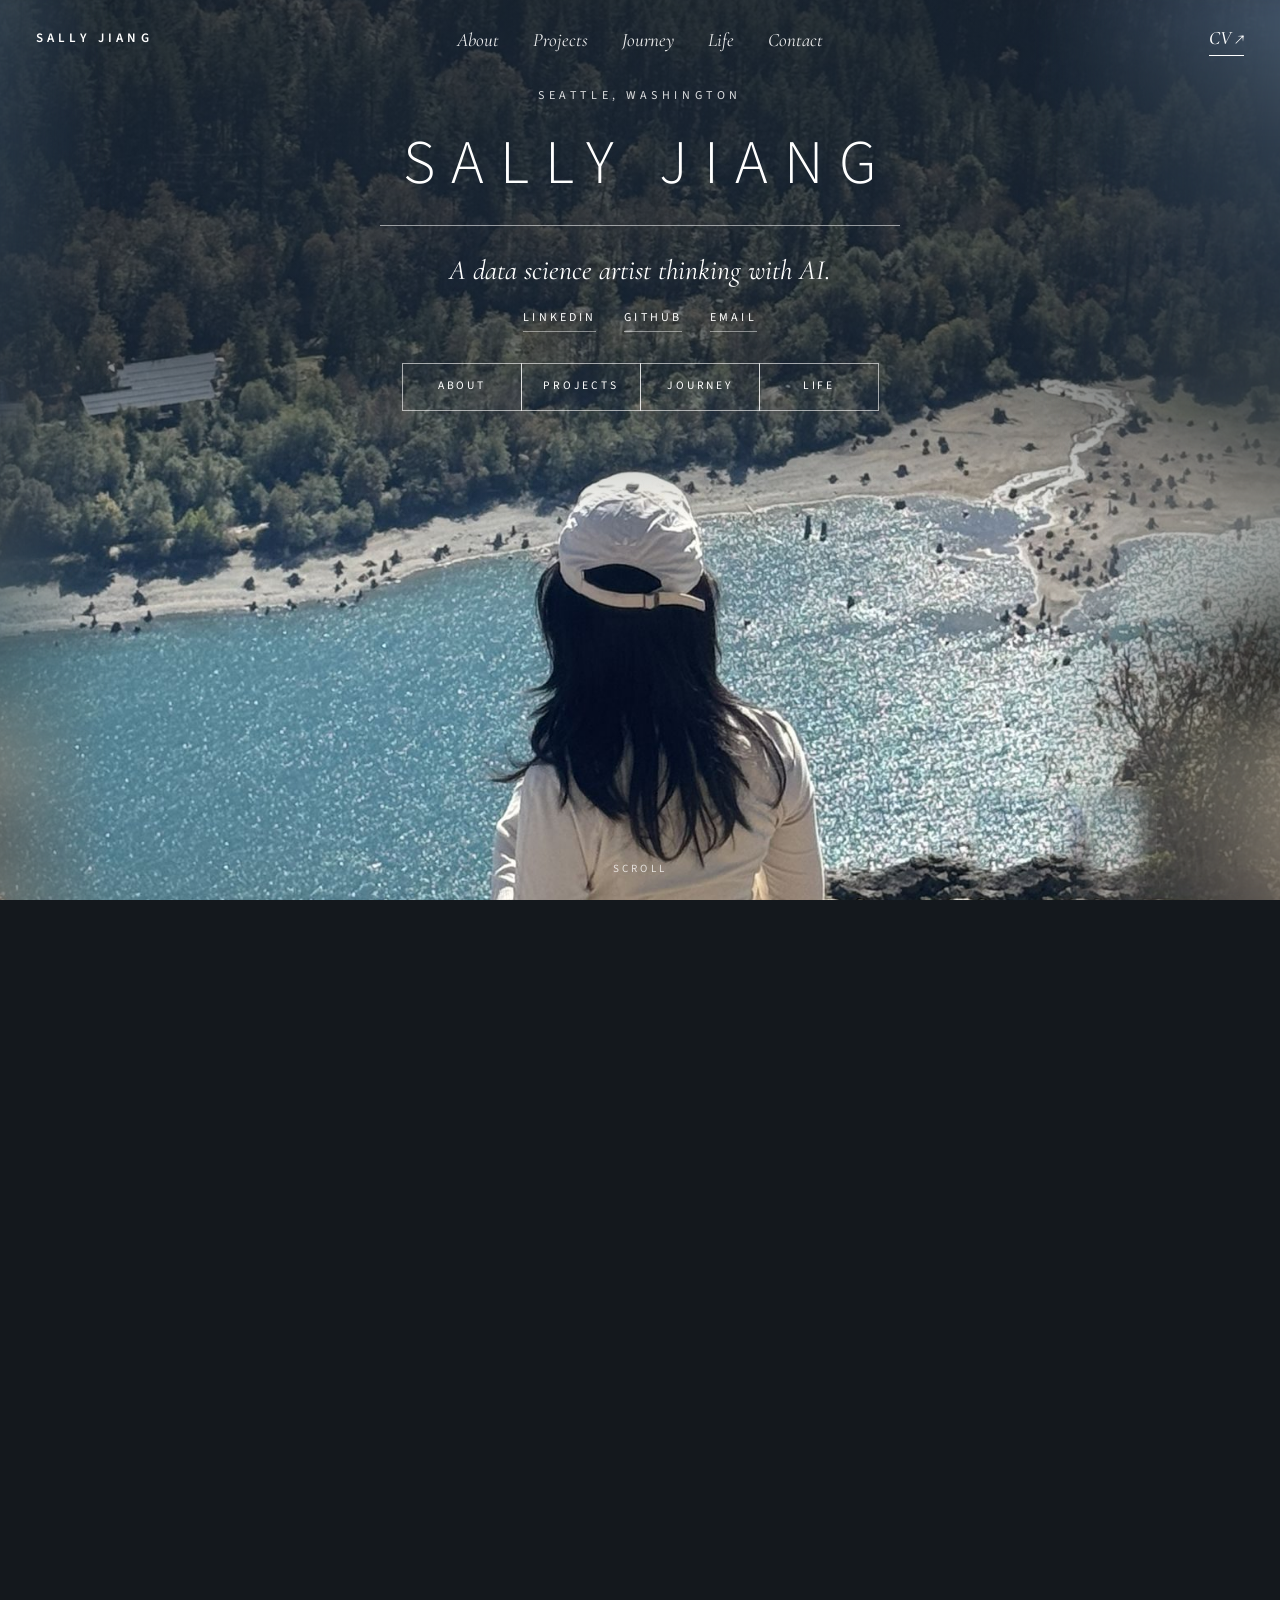
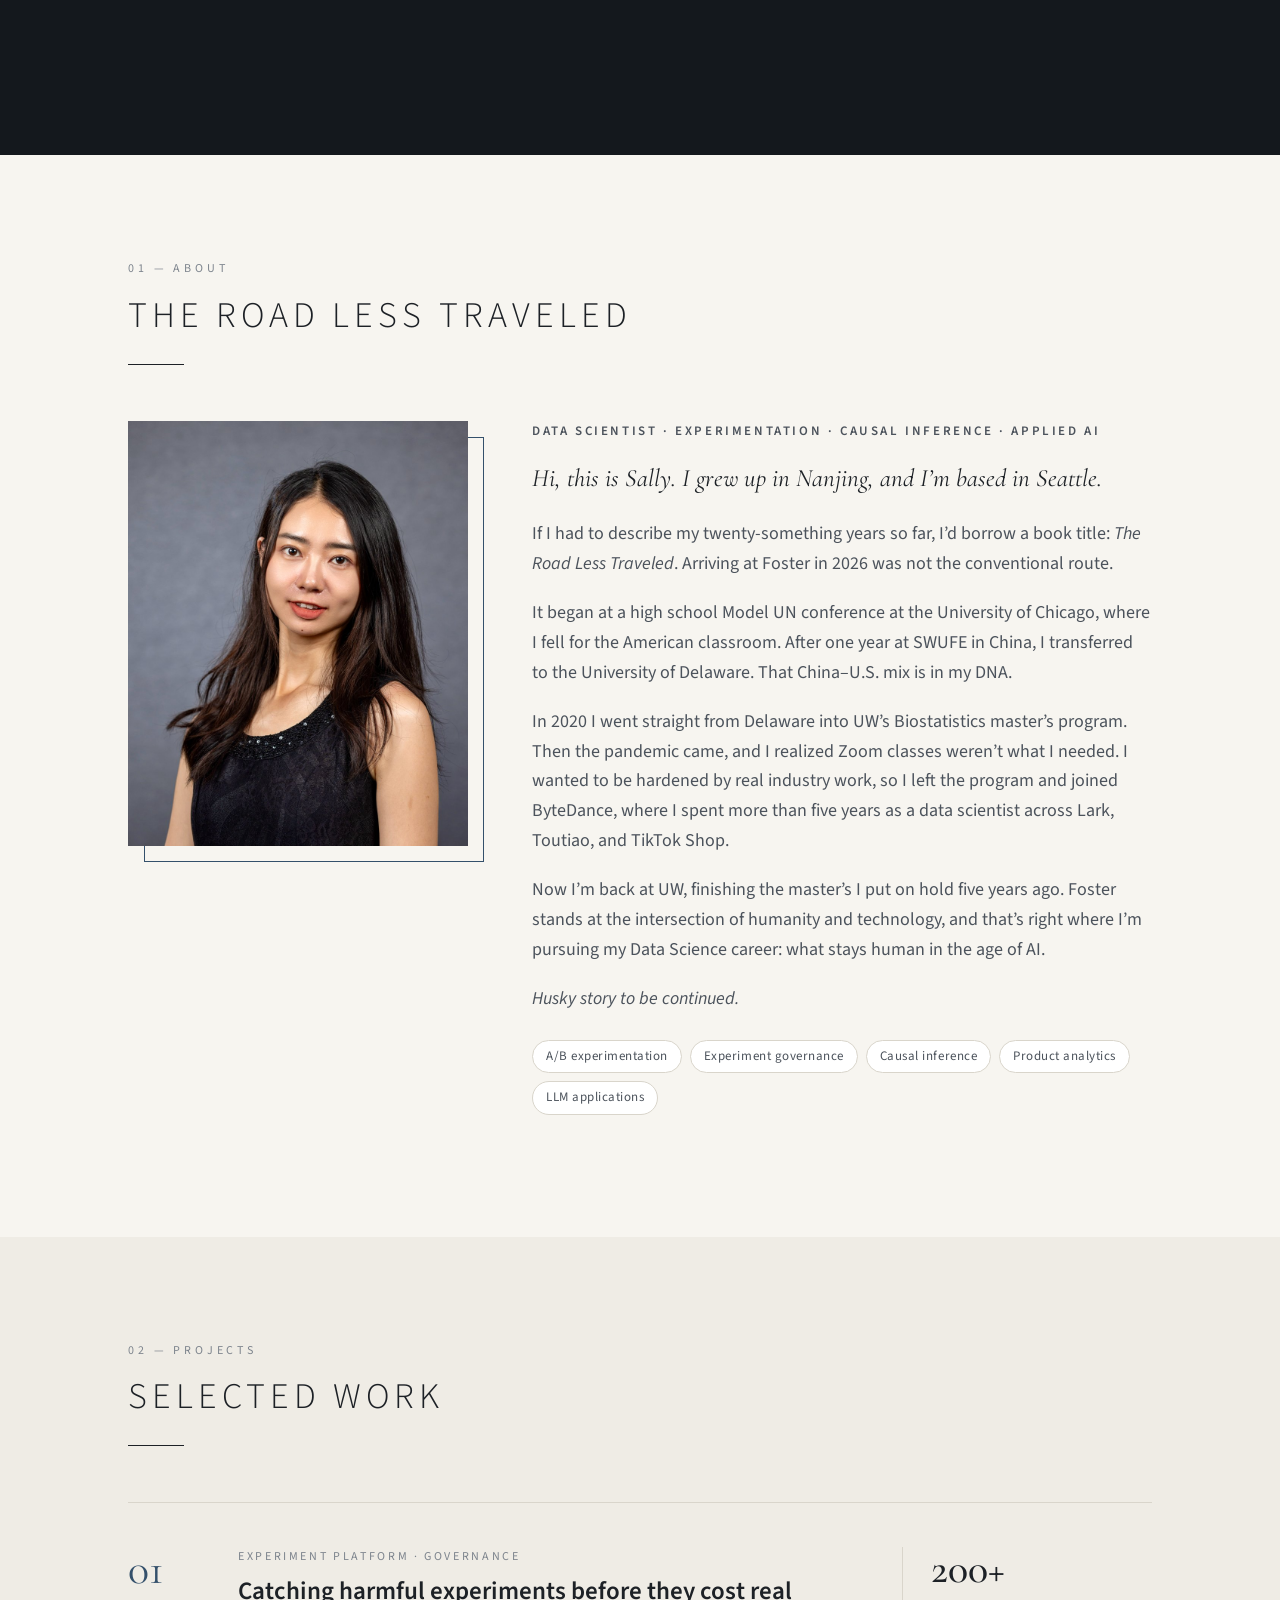
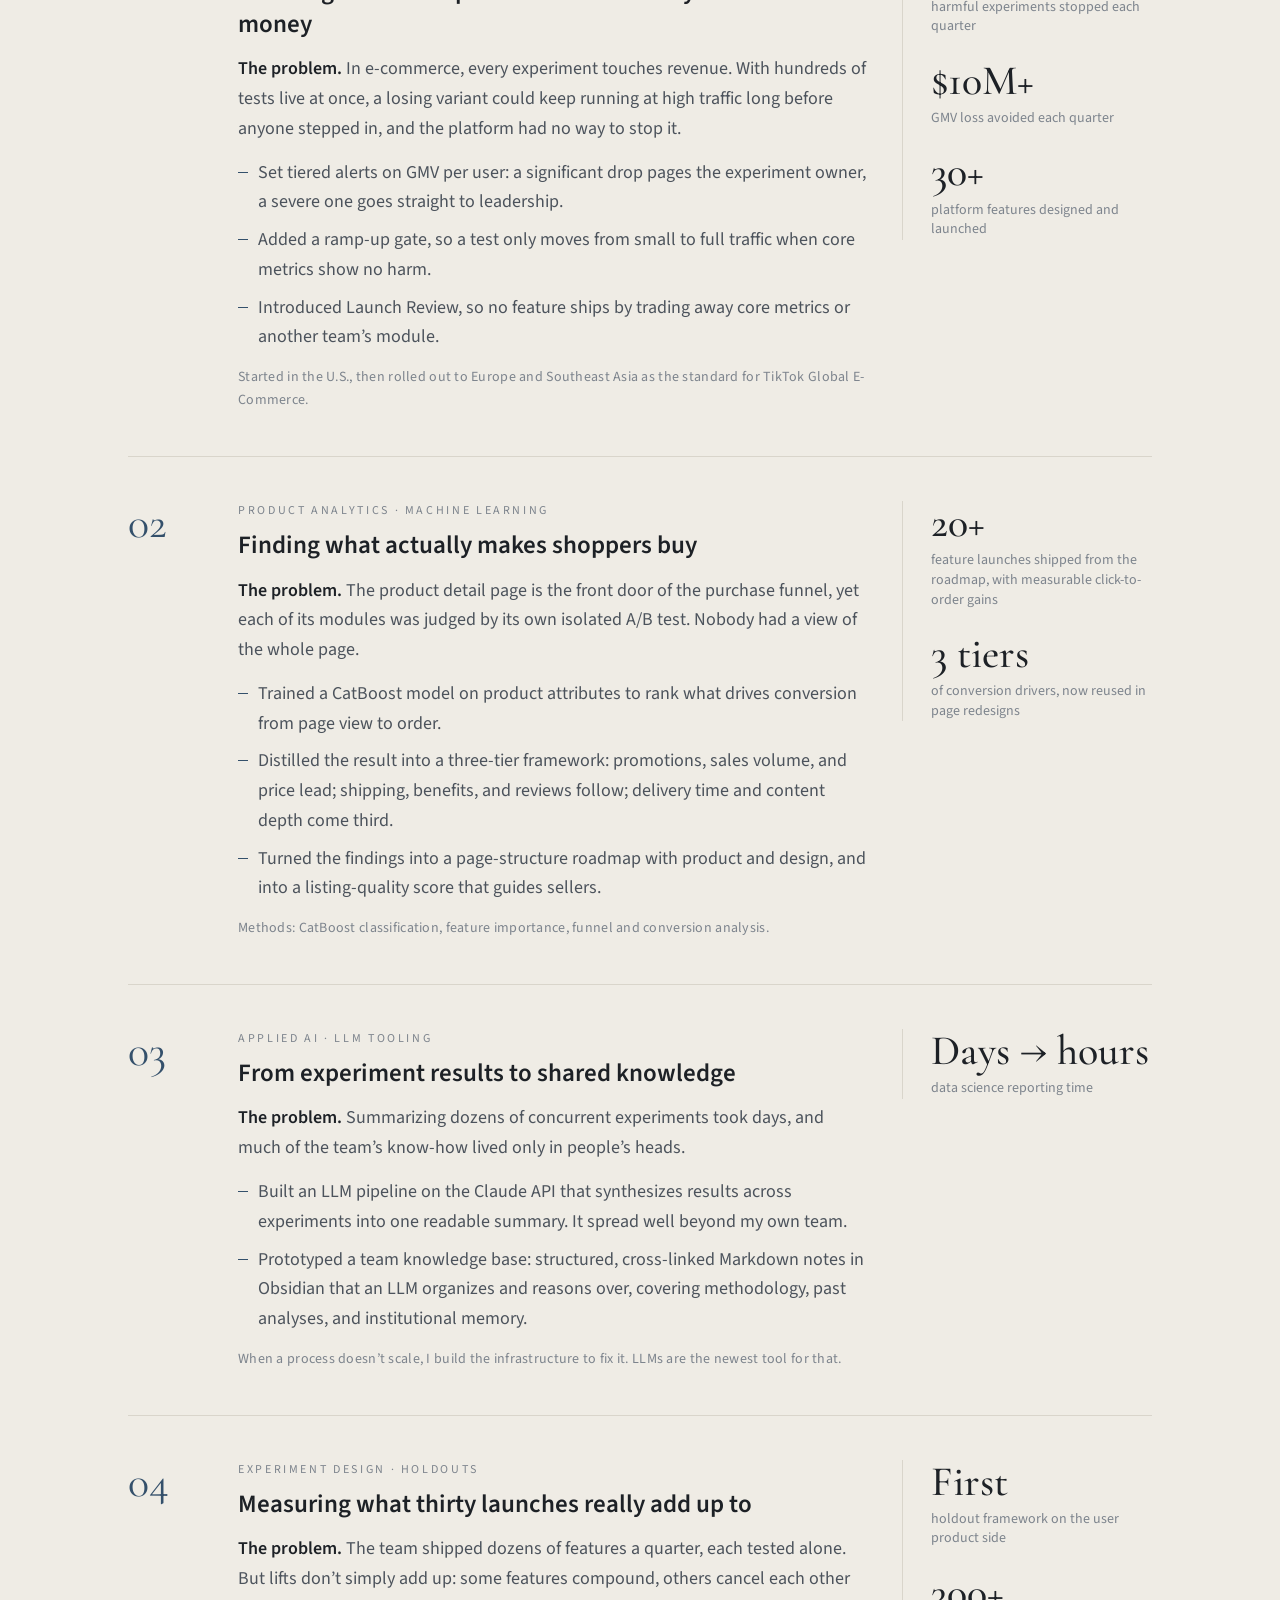
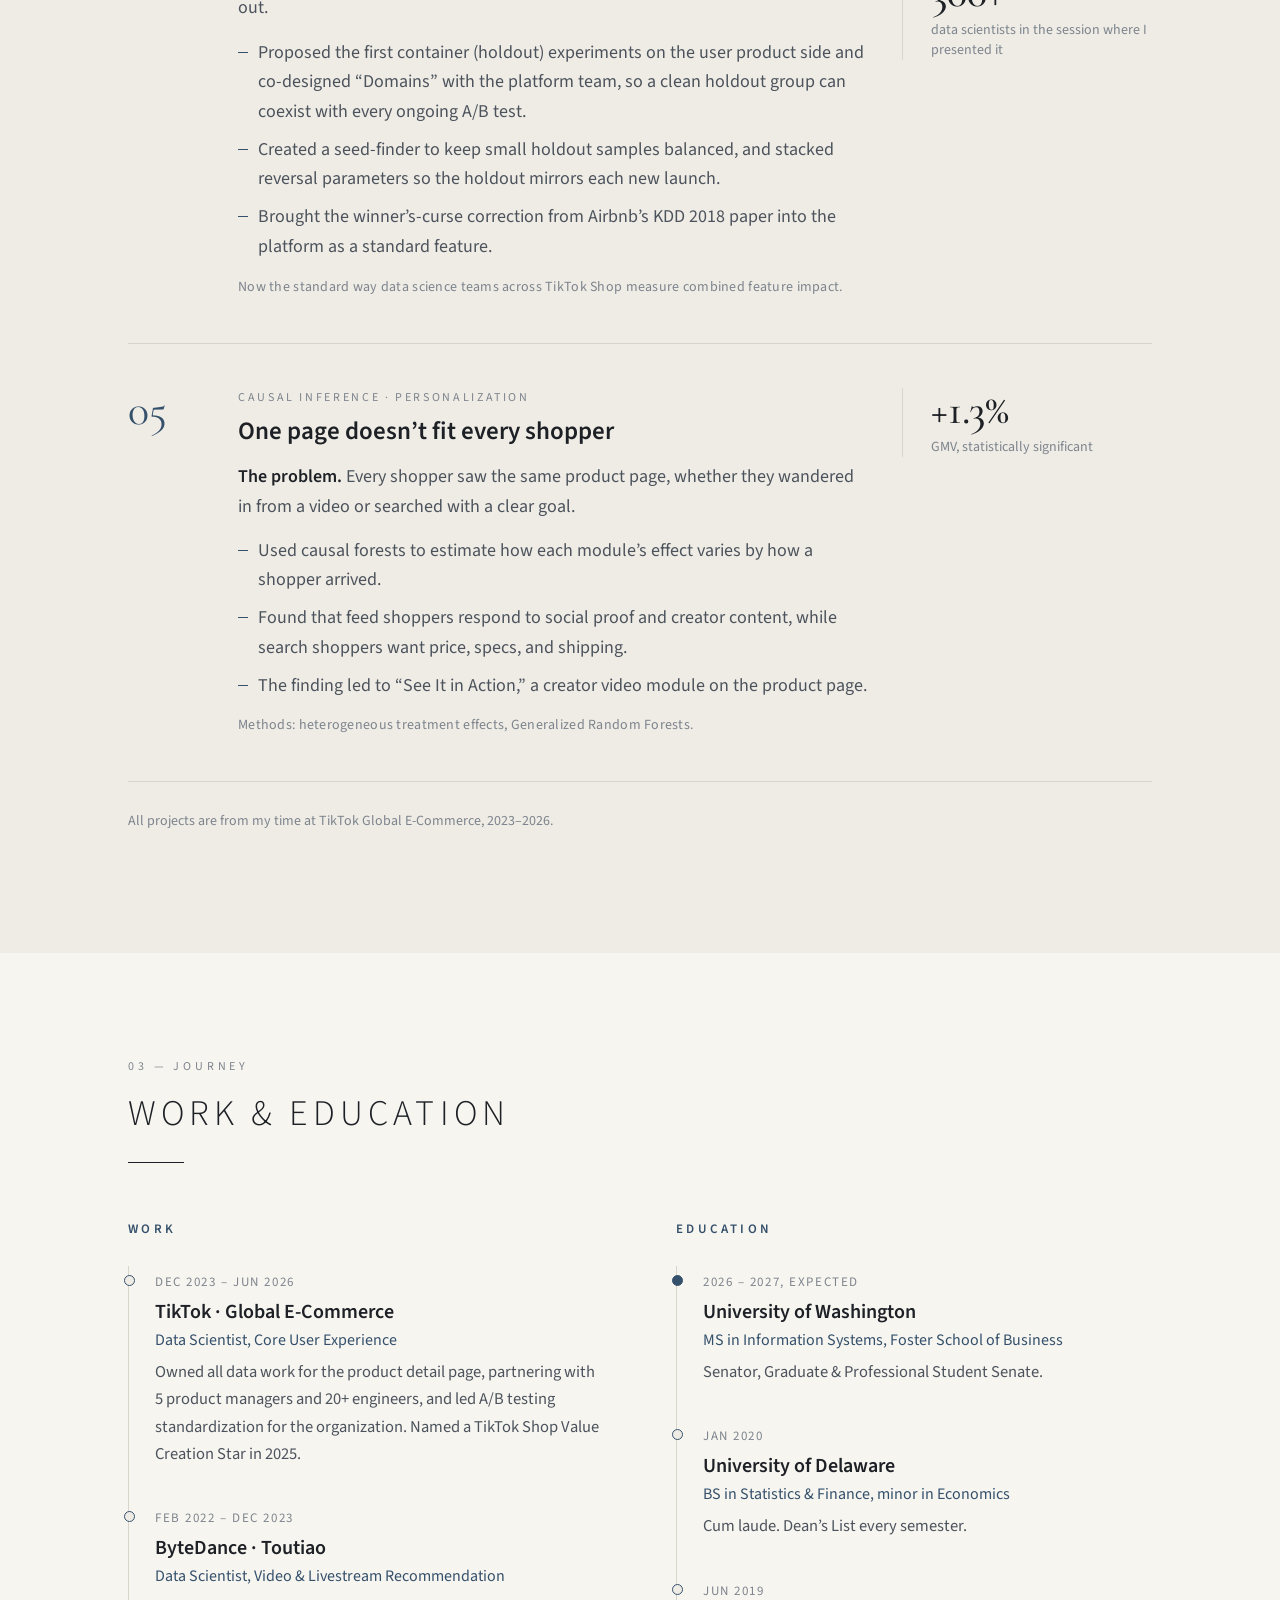
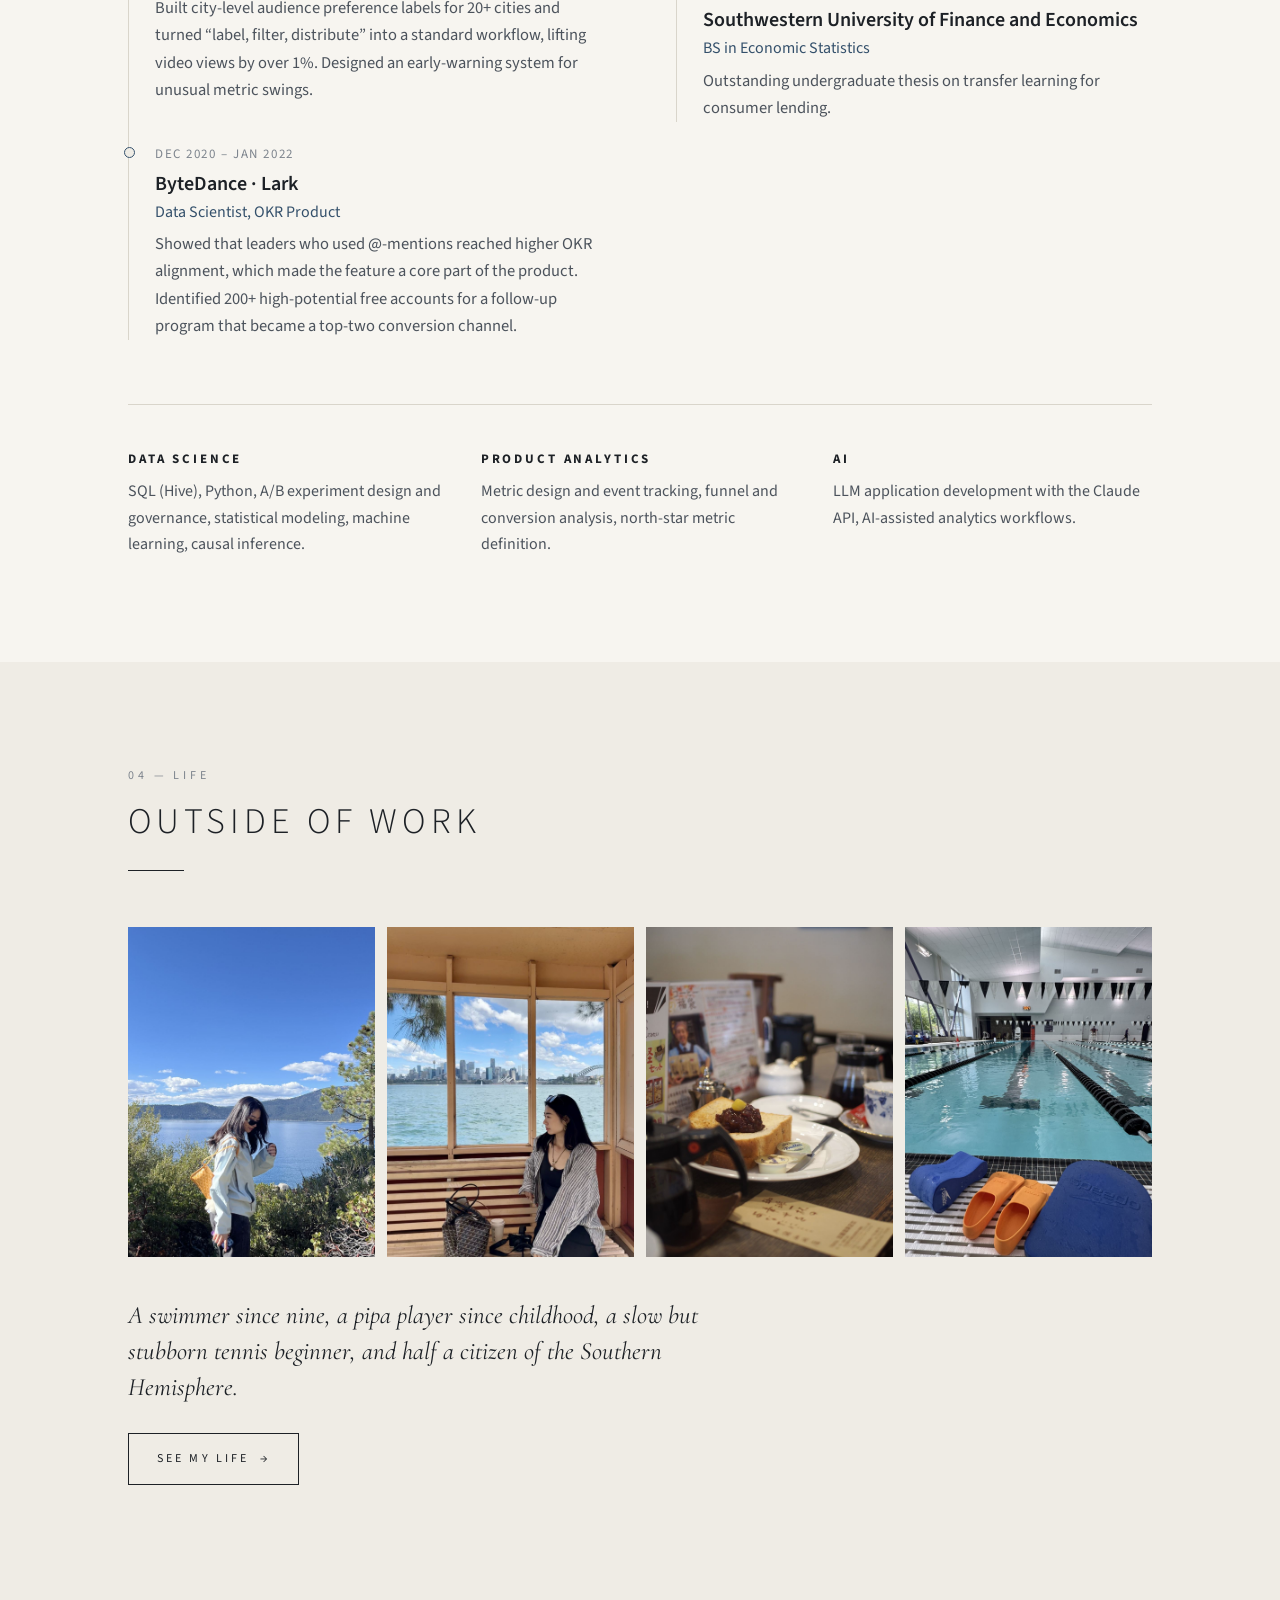
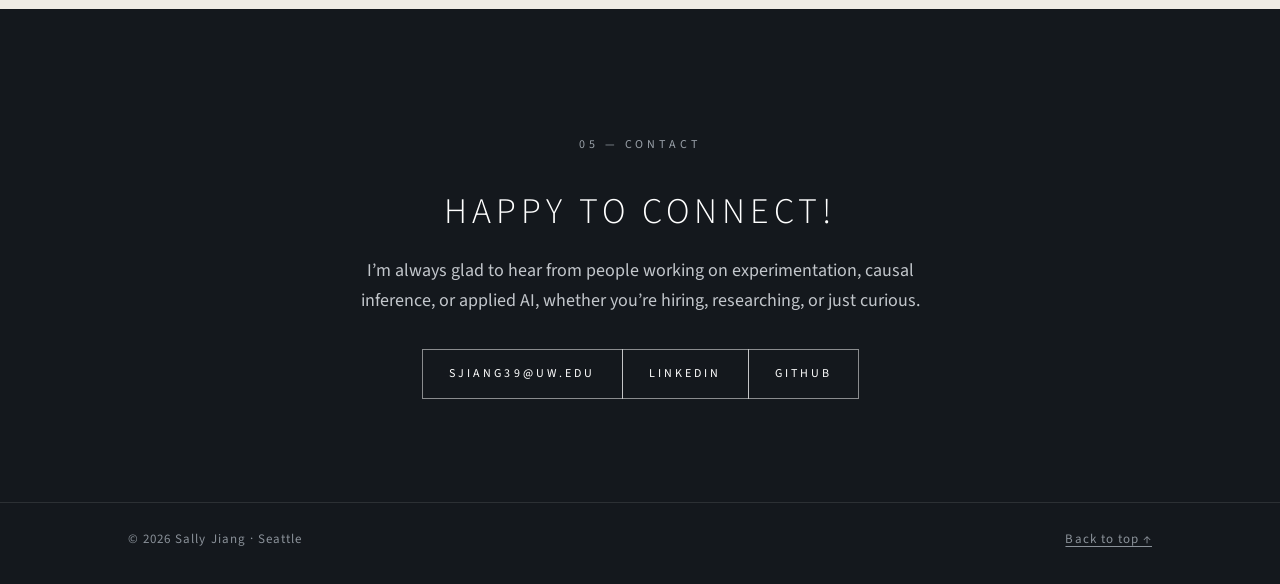
<file: index.html>
<!doctype html>
<html lang="en">
<head>
<meta charset="utf-8">
<meta name="viewport" content="width=device-width, initial-scale=1">
<title>Sally Jiang — Data Scientist</title>
<meta name="description" content="Sally Jiang is a Seattle-based data scientist working on experimentation, causal inference, and applied AI. Formerly TikTok Shop; now at UW Foster.">
<meta property="og:title" content="Sally Jiang — Data Scientist">
<meta property="og:description" content="Experimentation, causal inference, and applied AI. Formerly TikTok Shop; now at UW Foster.">
<meta property="og:image" content="img/sally.jpg">
<link rel="preload" as="image" href="img/hero-back.jpg">
<link rel="icon" href="data:image/svg+xml,%3Csvg xmlns='http://www.w3.org/2000/svg' viewBox='0 0 64 64'%3E%3Crect width='64' height='64' fill='%2334506b'/%3E%3Ctext x='32' y='44' font-family='Georgia,serif' font-size='38' font-style='italic' fill='white' text-anchor='middle'%3ES%3C/text%3E%3C/svg%3E">
<link rel="preconnect" href="https://fonts.googleapis.com">
<link rel="preconnect" href="https://fonts.gstatic.com" crossorigin>
<link href="https://fonts.googleapis.com/css2?family=Cormorant+Garamond:ital,wght@0,500;1,400;1,500&family=Source+Sans+3:wght@300;400;600&display=swap" rel="stylesheet">
<link rel="stylesheet" href="style.css">
</head>
<body>

<header class="topbar" id="topbar">
  <a class="brand" href="#top">Sally Jiang</a>
  <nav aria-label="Primary">
    <a class="opt" href="#about">About</a>
    <a href="#projects">Projects</a>
    <a class="opt" href="#journey">Journey</a>
    <a href="life.html">Life</a>
    <a class="opt" href="#contact">Contact</a>
  </nav>
  <a class="cv-btn" href="Sally-Jiang-CV.pdf" target="_blank" rel="noopener">CV ↗</a>
</header>

<div class="hero-scroll" id="top">
  <div class="hero-stage" id="stage">
    <div class="blur" style="background-image:url('img/hero-blur.jpg')"></div>
    <div class="shot"><img src="img/hero-back.jpg" alt="Sally seen from behind, sitting on a rocky ledge above a turquoise lake and a forested valley"></div>
    <div class="hero-inner">
      <p class="kicker">Seattle, Washington</p>
      <h1>Sally Jiang</h1>
      <div class="rule"></div>
      <p class="tagline">A data science artist thinking with AI.</p>
      <div class="links">
        <a href="https://www.linkedin.com/in/shan-jiang-uw4593/">LinkedIn</a>
        <a href="https://github.com/Sally615">GitHub</a>
        <a href="mailto:sjiang39@uw.edu">Email</a>
      </div>
      <nav class="boxnav" aria-label="Sections">
        <a href="#about">About</a>
        <a href="#projects">Projects</a>
        <a href="#journey">Journey</a>
        <a href="life.html">Life</a>
      </nav>
    </div>
    <div class="cue">Scroll</div>
  </div>
</div>

<main>

<!-- ============ ABOUT ============ -->
<section id="about">
  <div class="wrap">
    <div class="section-head reveal">
      <p class="eyebrow">01 — About</p>
      <h2>The road less traveled</h2>
    </div>
    <div class="about">
      <div class="portrait reveal">
        <img src="img/sally.jpg" alt="Portrait of Sally Jiang" width="900" height="1125">
      </div>
      <div class="body reveal">
        <p class="role">Data Scientist · Experimentation · Causal Inference · Applied AI</p>
        <p class="lede">Hi, this is Sally. I grew up in Nanjing, and I’m based in Seattle.</p>
        <p>If I had to describe my twenty-something years so far, I’d borrow a book title: <em>The Road Less Traveled</em>. Arriving at Foster in 2026 was not the conventional route.</p>
        <p>It began at a high school Model UN conference at the University of Chicago, where I fell for the American classroom. After one year at SWUFE in China, I transferred to the University of Delaware. That China–U.S. mix is in my DNA.</p>
        <p>In 2020 I went straight from Delaware into UW’s Biostatistics master’s program. Then the pandemic came, and I realized Zoom classes weren’t what I needed. I wanted to be hardened by real industry work, so I left the program and joined ByteDance, where I spent more than five years as a data scientist across Lark, Toutiao, and TikTok Shop.</p>
        <p>Now I’m back at UW, finishing the master’s I put on hold five years ago. Foster stands at the intersection of humanity and technology, and that’s right where I’m pursuing my Data Science career: what stays human in the age of AI.</p>
        <p><em>Husky story to be continued.</em></p>
        <ul class="tags" aria-label="Focus areas">
          <li>A/B experimentation</li>
          <li>Experiment governance</li>
          <li>Causal inference</li>
          <li>Product analytics</li>
          <li>LLM applications</li>
        </ul>
      </div>
    </div>
  </div>
</section>

<!-- ============ PROJECTS ============ -->
<section id="projects" class="tint">
  <div class="wrap">
    <div class="section-head reveal">
      <p class="eyebrow">02 — Projects</p>
      <h2>Selected work</h2>
    </div>

    <article class="project reveal">
      <div class="num">01</div>
      <div>
        <p class="area">Experiment platform · Governance</p>
        <h3>Catching harmful experiments before they cost real money</h3>
        <p><b>The problem.</b> In e-commerce, every experiment touches revenue. With hundreds of tests live at once, a losing variant could keep running at high traffic long before anyone stepped in, and the platform had no way to stop it.</p>
        <ul class="how">
          <li>Set tiered alerts on GMV per user: a significant drop pages the experiment owner, a severe one goes straight to leadership.</li>
          <li>Added a ramp-up gate, so a test only moves from small to full traffic when core metrics show no harm.</li>
          <li>Introduced Launch Review, so no feature ships by trading away core metrics or another team’s module.</li>
        </ul>
        <p class="meth">Started in the U.S., then rolled out to Europe and Southeast Asia as the standard for TikTok Global E-Commerce.</p>
      </div>
      <aside>
        <div class="stat"><b>200+</b><span>harmful experiments stopped each quarter</span></div>
        <div class="stat"><b>$10M+</b><span>GMV loss avoided each quarter</span></div>
        <div class="stat"><b>30+</b><span>platform features designed and launched</span></div>
      </aside>
    </article>

    <article class="project reveal">
      <div class="num">02</div>
      <div>
        <p class="area">Product analytics · Machine learning</p>
        <h3>Finding what actually makes shoppers buy</h3>
        <p><b>The problem.</b> The product detail page is the front door of the purchase funnel, yet each of its modules was judged by its own isolated A/B test. Nobody had a view of the whole page.</p>
        <ul class="how">
          <li>Trained a CatBoost model on product attributes to rank what drives conversion from page view to order.</li>
          <li>Distilled the result into a three-tier framework: promotions, sales volume, and price lead; shipping, benefits, and reviews follow; delivery time and content depth come third.</li>
          <li>Turned the findings into a page-structure roadmap with product and design, and into a listing-quality score that guides sellers.</li>
        </ul>
        <p class="meth">Methods: CatBoost classification, feature importance, funnel and conversion analysis.</p>
      </div>
      <aside>
        <div class="stat"><b>20+</b><span>feature launches shipped from the roadmap, with measurable click-to-order gains</span></div>
        <div class="stat"><b>3 tiers</b><span>of conversion drivers, now reused in page redesigns</span></div>
      </aside>
    </article>

    <article class="project reveal">
      <div class="num">03</div>
      <div>
        <p class="area">Applied AI · LLM tooling</p>
        <h3>From experiment results to shared knowledge</h3>
        <p><b>The problem.</b> Summarizing dozens of concurrent experiments took days, and much of the team’s know-how lived only in people’s heads.</p>
        <ul class="how">
          <li>Built an LLM pipeline on the Claude API that synthesizes results across experiments into one readable summary. It spread well beyond my own team.</li>
          <li>Prototyped a team knowledge base: structured, cross-linked Markdown notes in Obsidian that an LLM organizes and reasons over, covering methodology, past analyses, and institutional memory.</li>
        </ul>
        <p class="meth">When a process doesn’t scale, I build the infrastructure to fix it. LLMs are the newest tool for that.</p>
      </div>
      <aside>
        <div class="stat"><b>Days → hours</b><span>data science reporting time</span></div>
      </aside>
    </article>

    <article class="project reveal">
      <div class="num">04</div>
      <div>
        <p class="area">Experiment design · Holdouts</p>
        <h3>Measuring what thirty launches really add up to</h3>
        <p><b>The problem.</b> The team shipped dozens of features a quarter, each tested alone. But lifts don’t simply add up: some features compound, others cancel each other out.</p>
        <ul class="how">
          <li>Proposed the first container (holdout) experiments on the user product side and co-designed “Domains” with the platform team, so a clean holdout group can coexist with every ongoing A/B test.</li>
          <li>Created a seed-finder to keep small holdout samples balanced, and stacked reversal parameters so the holdout mirrors each new launch.</li>
          <li>Brought the winner’s-curse correction from Airbnb’s KDD 2018 paper into the platform as a standard feature.</li>
        </ul>
        <p class="meth">Now the standard way data science teams across TikTok Shop measure combined feature impact.</p>
      </div>
      <aside>
        <div class="stat"><b>First</b><span>holdout framework on the user product side</span></div>
        <div class="stat"><b>300+</b><span>data scientists in the session where I presented it</span></div>
      </aside>
    </article>

    <article class="project reveal">
      <div class="num">05</div>
      <div>
        <p class="area">Causal inference · Personalization</p>
        <h3>One page doesn’t fit every shopper</h3>
        <p><b>The problem.</b> Every shopper saw the same product page, whether they wandered in from a video or searched with a clear goal.</p>
        <ul class="how">
          <li>Used causal forests to estimate how each module’s effect varies by how a shopper arrived.</li>
          <li>Found that feed shoppers respond to social proof and creator content, while search shoppers want price, specs, and shipping.</li>
          <li>The finding led to “See It in Action,” a creator video module on the product page.</li>
        </ul>
        <p class="meth">Methods: heterogeneous treatment effects, Generalized Random Forests.</p>
      </div>
      <aside>
        <div class="stat"><b>+1.3%</b><span>GMV, statistically significant</span></div>
      </aside>
    </article>

    <p class="note">All projects are from my time at TikTok Global E-Commerce, 2023–2026.</p>
  </div>
</section>

<!-- ============ JOURNEY ============ -->
<section id="journey">
  <div class="wrap">
    <div class="section-head reveal">
      <p class="eyebrow">03 — Journey</p>
      <h2>Work &amp; education</h2>
    </div>
    <div class="journey">
      <div class="reveal">
        <h3 class="col">Work</h3>
        <ol class="timeline">
          <li>
            <time>Dec 2023 – Jun 2026</time>
            <h4>TikTok · Global E-Commerce</h4>
            <p class="sub">Data Scientist, Core User Experience</p>
            <p>Owned all data work for the product detail page, partnering with 5 product managers and 20+ engineers, and led A/B testing standardization for the organization. Named a TikTok Shop Value Creation Star in 2025.</p>
          </li>
          <li>
            <time>Feb 2022 – Dec 2023</time>
            <h4>ByteDance · Toutiao</h4>
            <p class="sub">Data Scientist, Video &amp; Livestream Recommendation</p>
            <p>Built city-level audience preference labels for 20+ cities and turned “label, filter, distribute” into a standard workflow, lifting video views by over 1%. Designed an early-warning system for unusual metric swings.</p>
          </li>
          <li>
            <time>Dec 2020 – Jan 2022</time>
            <h4>ByteDance · Lark</h4>
            <p class="sub">Data Scientist, OKR Product</p>
            <p>Showed that leaders who used @-mentions reached higher OKR alignment, which made the feature a core part of the product. Identified 200+ high-potential free accounts for a follow-up program that became a top-two conversion channel.</p>
          </li>
        </ol>
      </div>
      <div class="reveal">
        <h3 class="col">Education</h3>
        <ol class="timeline">
          <li class="now">
            <time>2026 – 2027, expected</time>
            <h4>University of Washington</h4>
            <p class="sub">MS in Information Systems, Foster School of Business</p>
            <p>Senator, Graduate &amp; Professional Student Senate.</p>
          </li>
          <li>
            <time>Jan 2020</time>
            <h4>University of Delaware</h4>
            <p class="sub">BS in Statistics &amp; Finance, minor in Economics</p>
            <p>Cum laude. Dean’s List every semester.</p>
          </li>
          <li>
            <time>Jun 2019</time>
            <h4>Southwestern University of Finance and Economics</h4>
            <p class="sub">BS in Economic Statistics</p>
            <p>Outstanding undergraduate thesis on transfer learning for consumer lending.</p>
          </li>
        </ol>
      </div>
    </div>

    <div class="skills reveal">
      <div>
        <h4>Data science</h4>
        <p>SQL (Hive), Python, A/B experiment design and governance, statistical modeling, machine learning, causal inference.</p>
      </div>
      <div>
        <h4>Product analytics</h4>
        <p>Metric design and event tracking, funnel and conversion analysis, north-star metric definition.</p>
      </div>
      <div>
        <h4>AI</h4>
        <p>LLM application development with the Claude API, AI-assisted analytics workflows.</p>
      </div>
    </div>
  </div>
</section>

<!-- ============ LIFE TEASER ============ -->
<section id="life" class="tint">
  <div class="wrap">
    <div class="section-head reveal">
      <p class="eyebrow">04 — Life</p>
      <h2>Outside of work</h2>
    </div>
    <div class="teaser reveal">
      <a href="life.html"><img src="img/lake.jpg" alt="Sally on a trail above a blue mountain lake" loading="lazy"></a>
      <a href="life.html"><img src="img/sydney-harbour.jpg" alt="Sally in a wooden shelter looking across Sydney Harbour" loading="lazy"></a>
      <a href="life.html"><img src="img/toast.jpg" alt="Thick toast and coffee in a Japanese kissaten" loading="lazy"></a>
      <a href="life.html"><img src="img/pool.jpg" alt="An indoor lap pool with fins and a kickboard on the deck" loading="lazy"></a>
    </div>
    <p class="lede reveal" style="max-width:640px">A swimmer since nine, a pipa player since childhood, a slow but stubborn tennis beginner, and half a citizen of the Southern Hemisphere.</p>
    <p class="reveal" style="margin-top:28px"><a class="btn" href="life.html">See my life &nbsp;→</a></p>
  </div>
</section>

</main>

<!-- ============ CONTACT ============ -->
<section id="contact" class="contact">
  <div class="wrap">
    <p class="eyebrow">05 — Contact</p>
    <h2>Happy to connect!</h2>
    <p>I’m always glad to hear from people working on experimentation, causal inference, or applied AI, whether you’re hiring, researching, or just curious.</p>
    <div class="links">
      <a href="mailto:sjiang39@uw.edu">sjiang39@uw.edu</a>
      <a href="https://www.linkedin.com/in/shan-jiang-uw4593/">LinkedIn</a>
      <a href="https://github.com/Sally615">GitHub</a>
    </div>
  </div>
</section>
<footer>
  <div class="wrap"><span>© 2026 Sally Jiang · Seattle</span><a href="#top">Back to top ↑</a></div>
</footer>

<script>
(function () {
  var bar = document.getElementById('topbar');
  var stage = document.getElementById('stage'), wrap = document.getElementById('top');
  function onScroll() {
    var vh = window.innerHeight, span = wrap.offsetHeight - vh;
    var p = span > 10 ? Math.min(1, Math.max(0, window.scrollY / span)) : 0;
    stage.style.setProperty('--p', p.toFixed(4));
    bar.classList.toggle('solid', window.scrollY > wrap.offsetHeight - 70);
  }
  window.addEventListener('resize', onScroll);
  window.addEventListener('scroll', onScroll, { passive: true }); onScroll();
  var els = document.querySelectorAll('.reveal');
  if (!('IntersectionObserver' in window)) { els.forEach(function (e) { e.classList.add('in'); }); return; }
  var io = new IntersectionObserver(function (entries) {
    entries.forEach(function (en) { if (en.isIntersecting) { en.target.classList.add('in'); io.unobserve(en.target); } });
  }, { threshold: 0.08 });
  els.forEach(function (e) { io.observe(e); });
})();
</script>
</body>
</html>
</file>
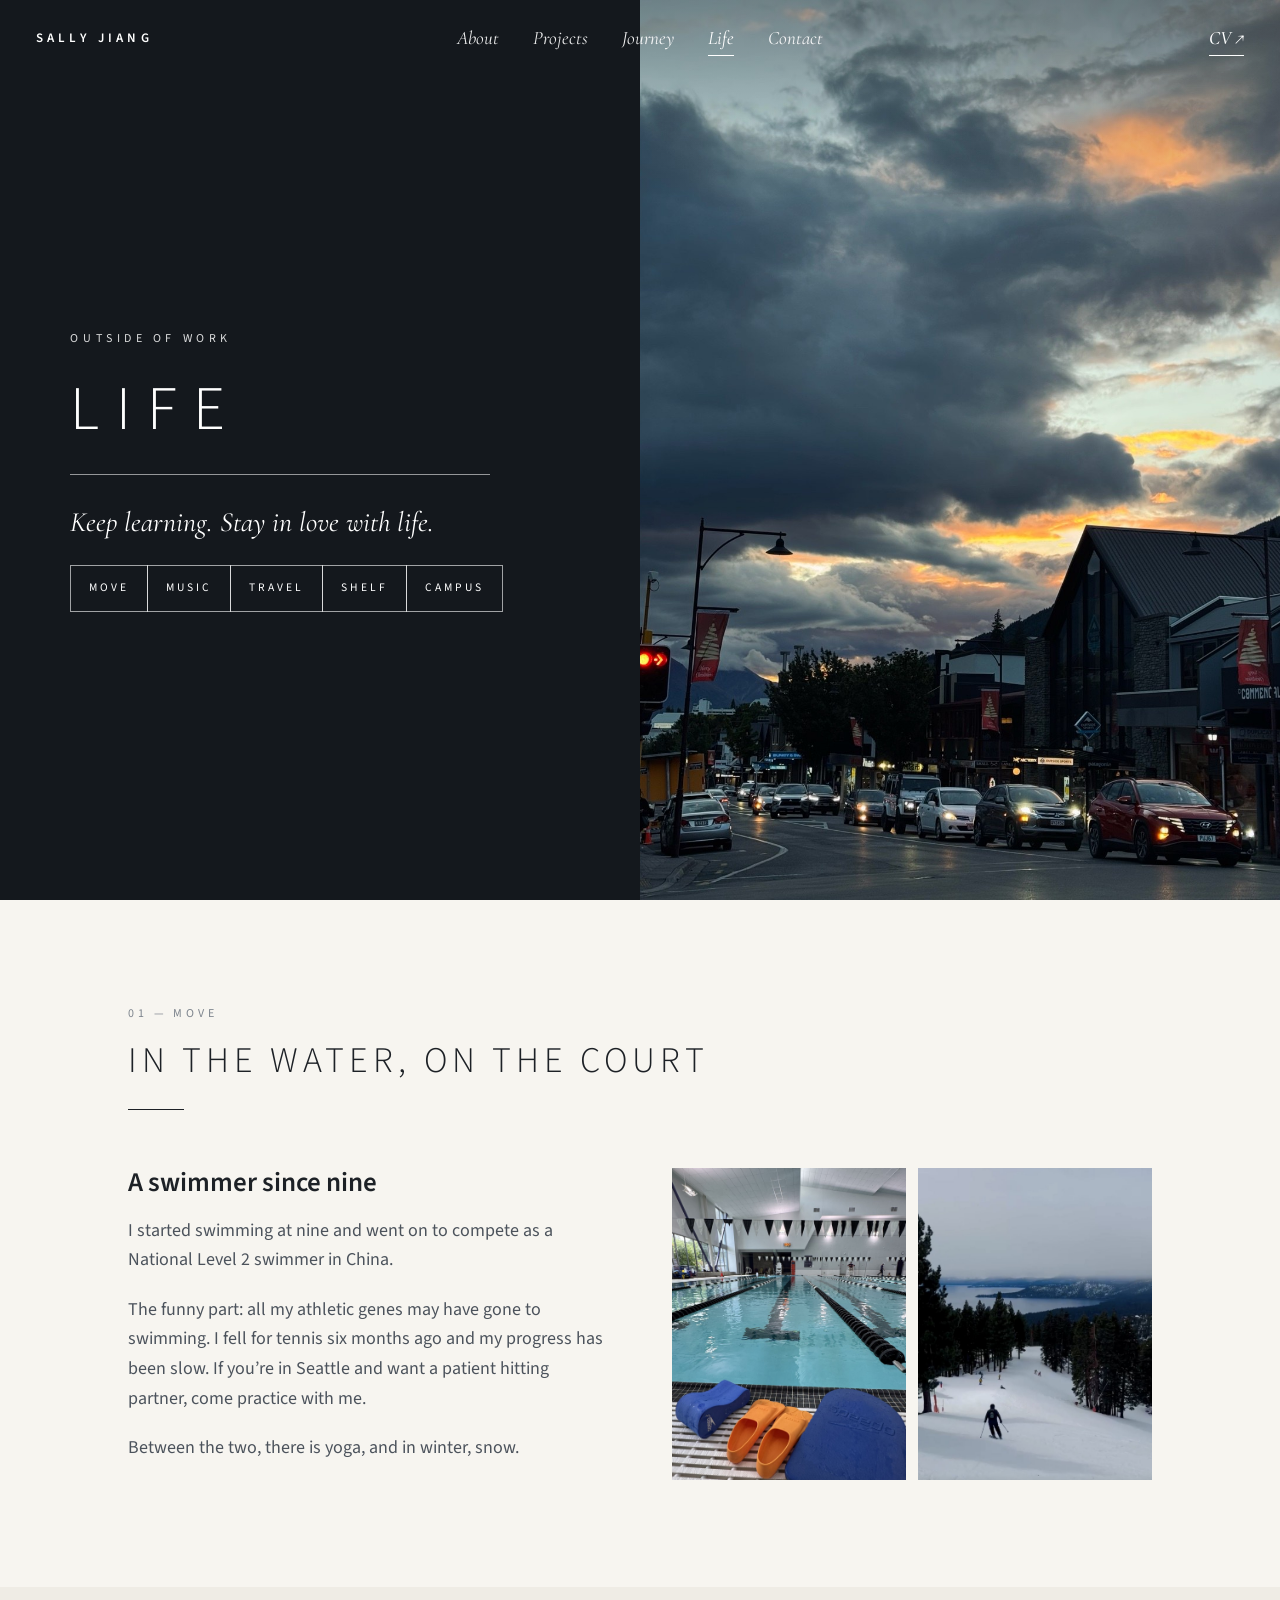
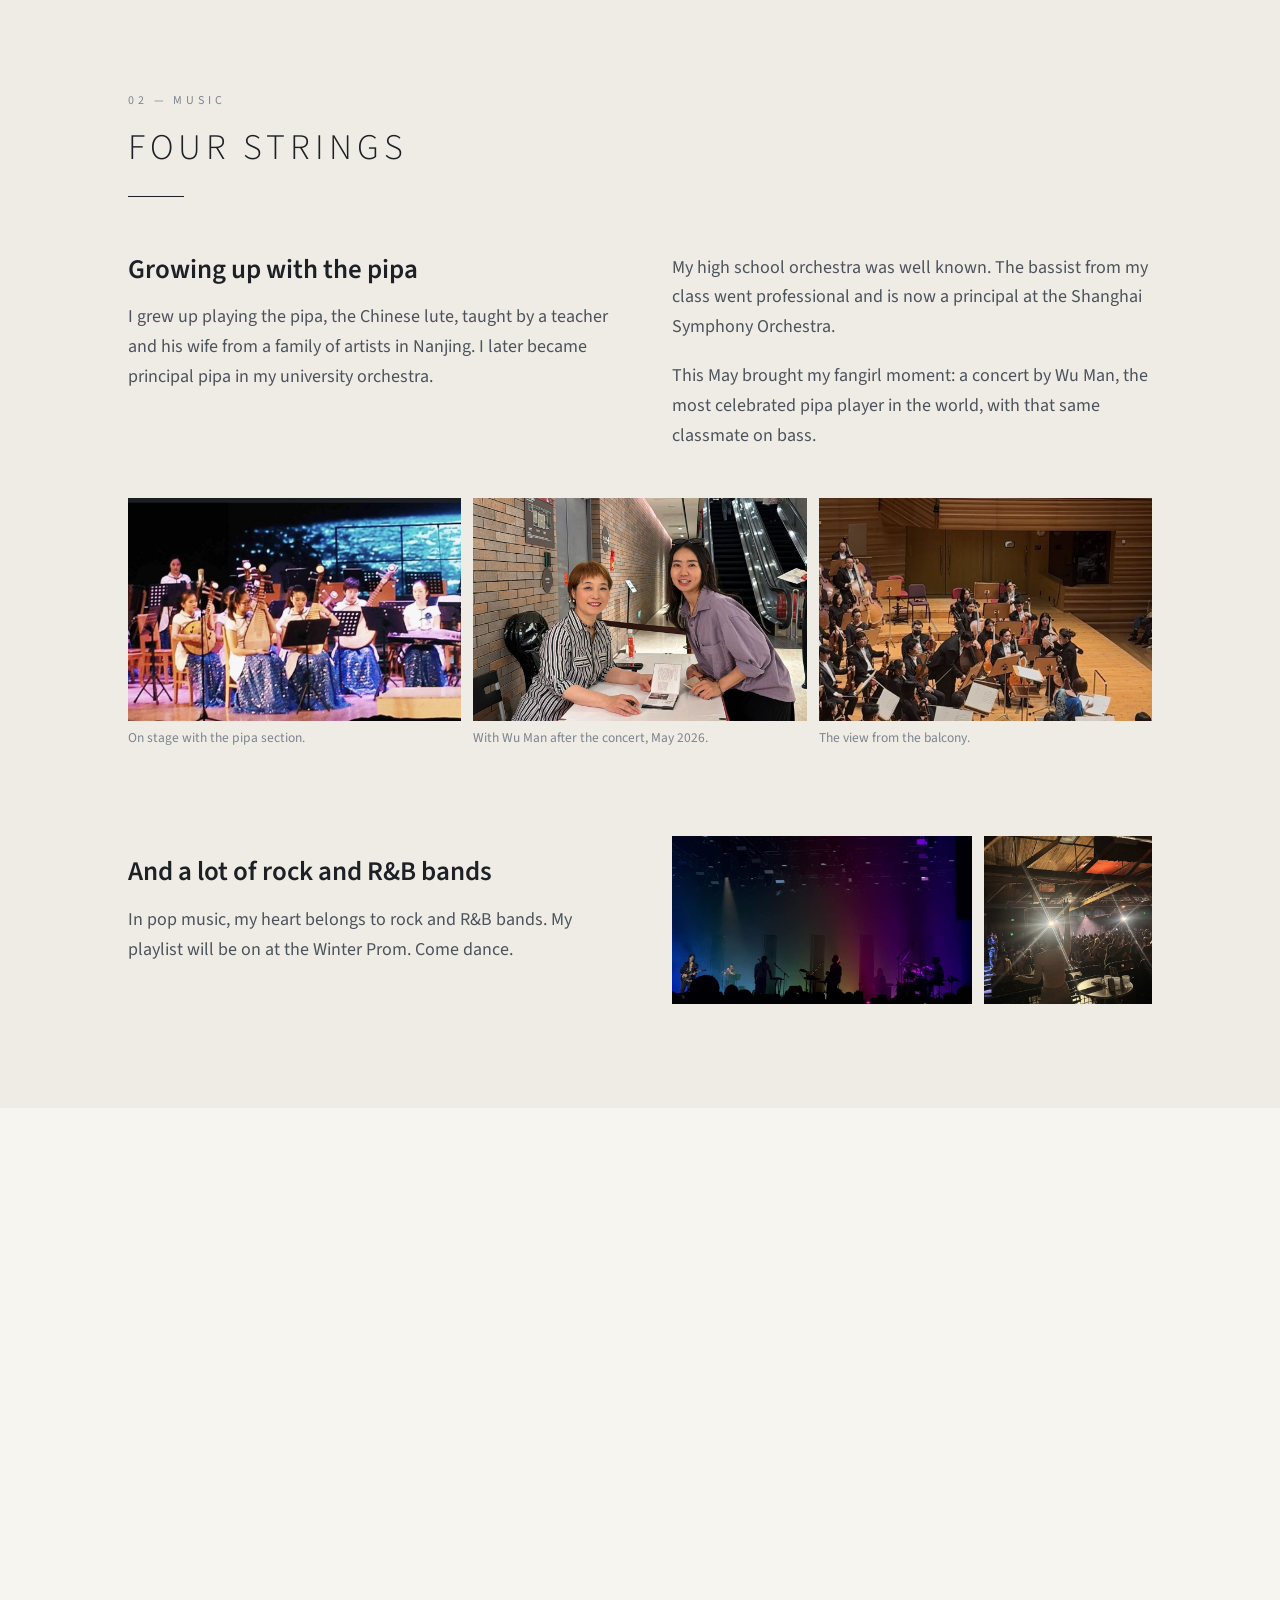
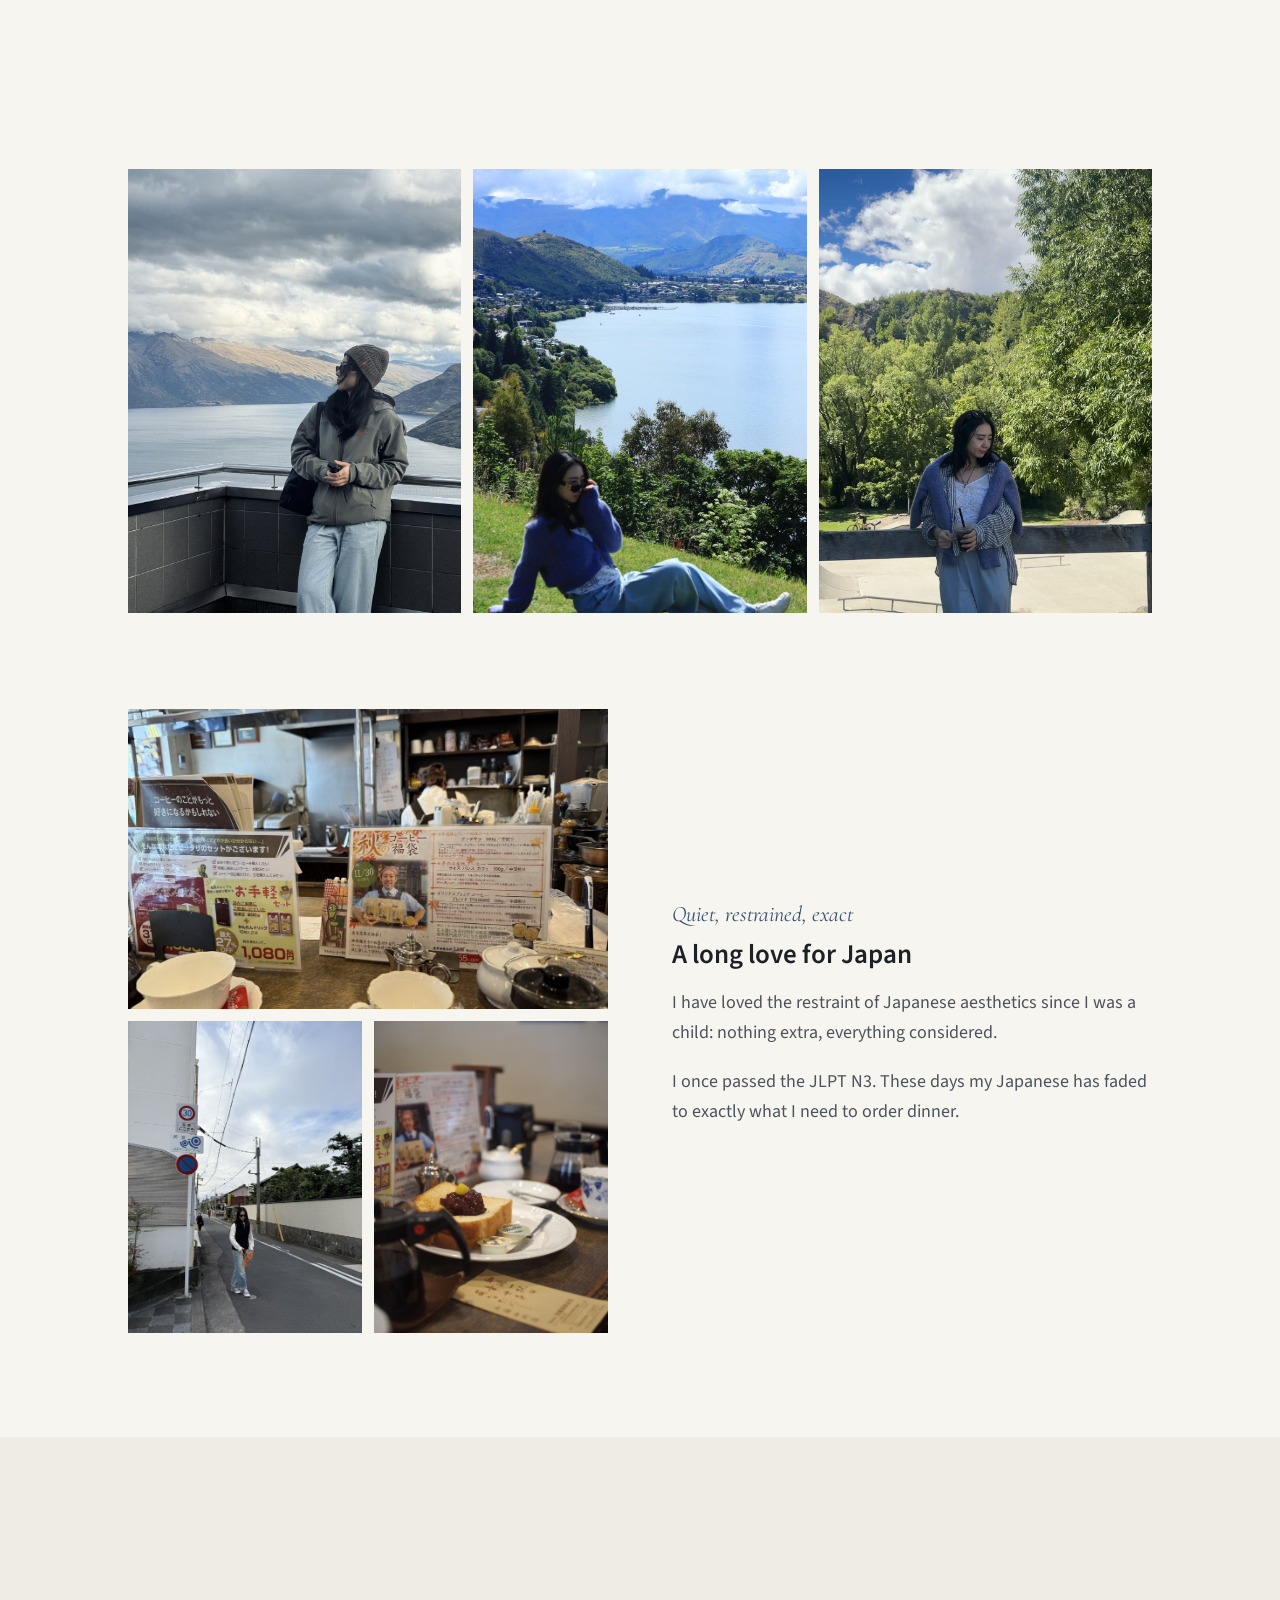
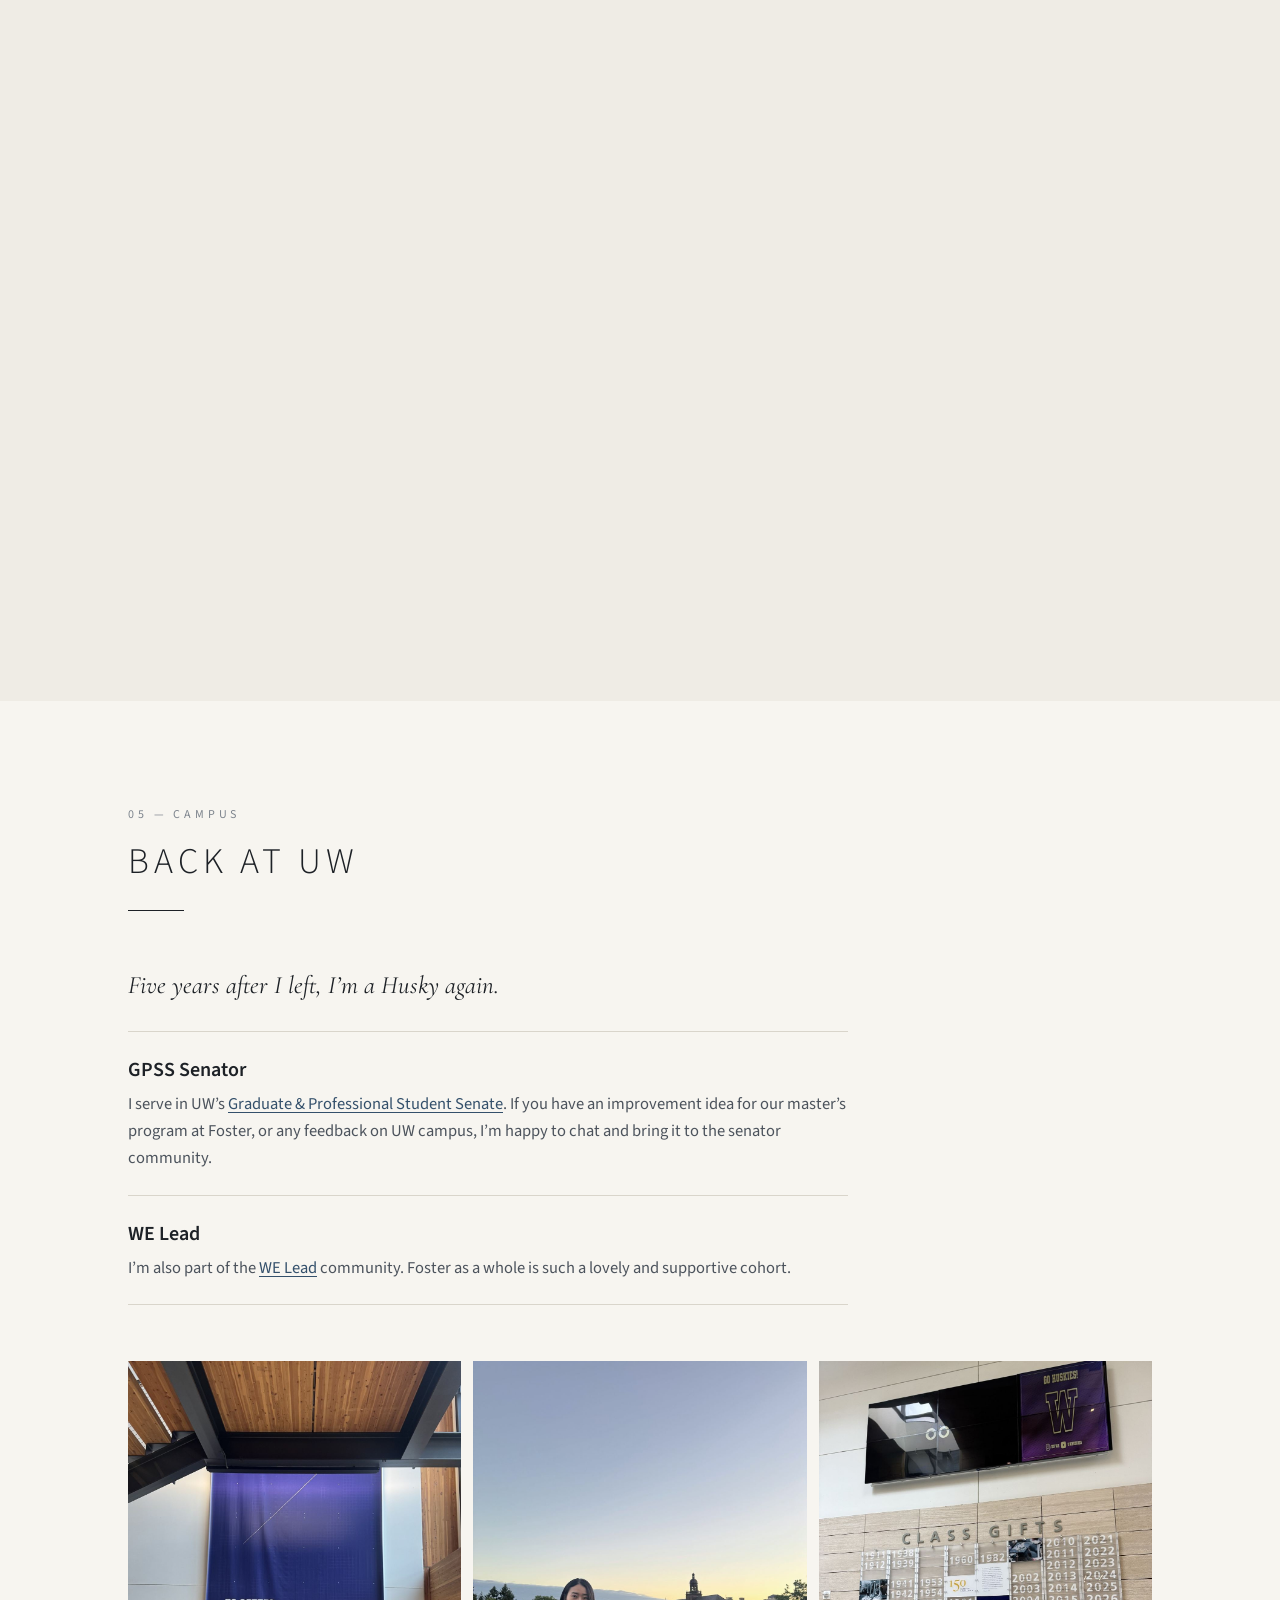
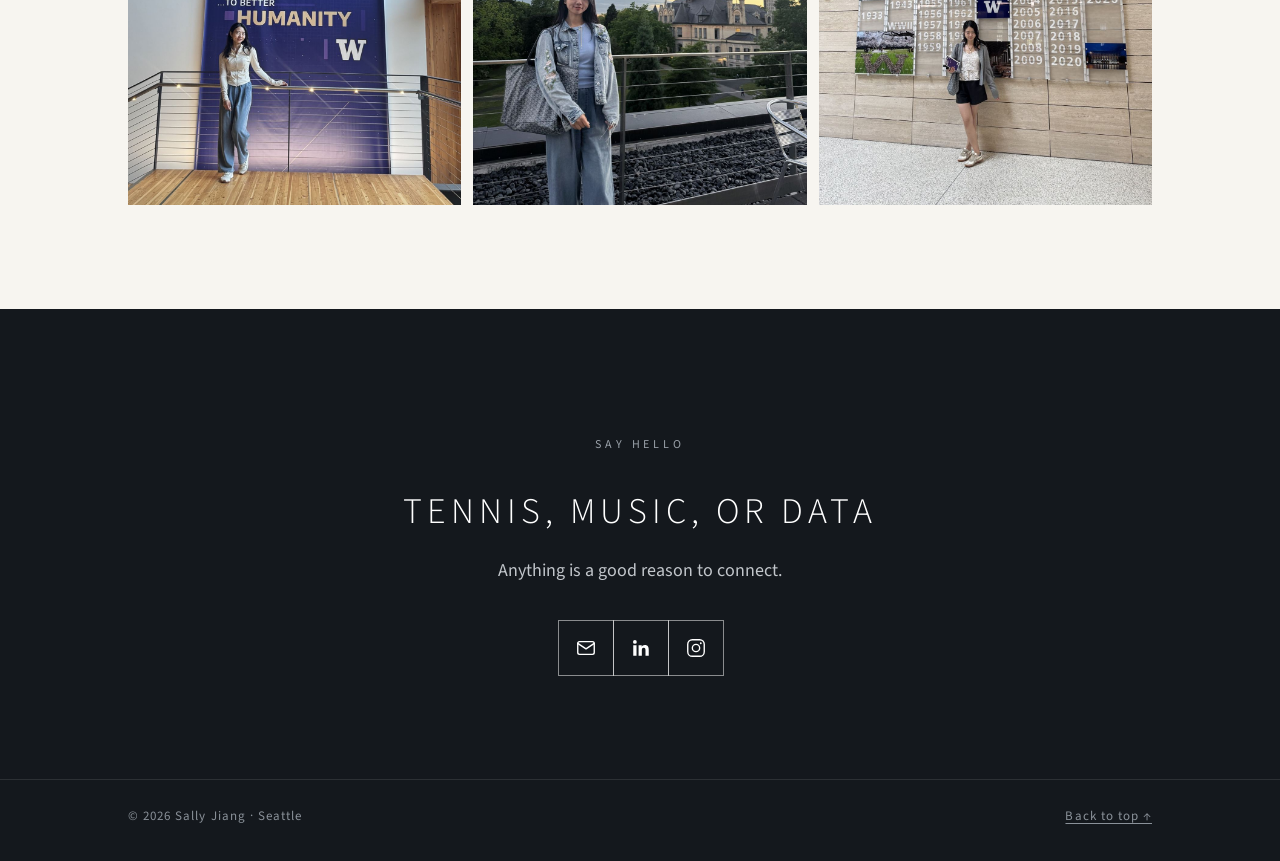
<file: life.html>
<!doctype html>
<html lang="en">
<head>
<meta charset="utf-8">
<meta name="viewport" content="width=device-width, initial-scale=1">
<title>Life — Sally Jiang</title>
<meta name="description" content="Sally Jiang outside of work: swimming, tennis, pipa, travel, books, and campus life at UW.">
<link rel="icon" href="data:image/svg+xml,%3Csvg xmlns='http://www.w3.org/2000/svg' viewBox='0 0 64 64'%3E%3Crect width='64' height='64' fill='%2334506b'/%3E%3Ctext x='32' y='44' font-family='Georgia,serif' font-size='38' font-style='italic' fill='white' text-anchor='middle'%3ES%3C/text%3E%3C/svg%3E">
<link rel="preconnect" href="https://fonts.googleapis.com">
<link rel="preconnect" href="https://fonts.gstatic.com" crossorigin>
<link href="https://fonts.googleapis.com/css2?family=Cormorant+Garamond:ital,wght@0,500;1,400;1,500&family=Source+Sans+3:wght@300;400;600&display=swap" rel="stylesheet">
<link rel="stylesheet" href="style.css">
</head>
<body>

<header class="topbar" id="topbar">
  <a class="brand" href="index.html">Sally Jiang</a>
  <nav aria-label="Primary">
    <a class="opt" href="index.html#about">About</a>
    <a href="index.html#projects">Projects</a>
    <a class="opt" href="index.html#journey">Journey</a>
    <a href="life.html" aria-current="page">Life</a>
    <a class="opt" href="#contact">Contact</a>
  </nav>
  <a class="cv-btn" href="Sally-Jiang-CV.pdf" target="_blank" rel="noopener">CV ↗</a>
</header>

<div class="hero split" id="top">
  <div class="hero-inner">
    <p class="kicker">Outside of work</p>
    <h1>Life</h1>
    <div class="rule"></div>
    <p class="tagline">Keep learning. Stay in love with life.</p>
    <nav class="boxnav" aria-label="Sections">
      <a href="#move">Move</a>
      <a href="#music">Music</a>
      <a href="#travel">Travel</a>
      <a href="#shelf">Shelf</a>
      <a href="#campus">Campus</a>
    </nav>
  </div>
  <div class="hero-photo"><img src="img/queenstown-dusk.jpg" alt="A Queenstown street at dusk under a dramatic cloudy sky"></div>
</div>

<main>

<!-- ============ MOVE ============ -->
<section id="move">
  <div class="wrap">
    <div class="section-head reveal">
      <p class="eyebrow">01 — Move</p>
      <h2>In the water, on the court</h2>
    </div>
    <div class="story">
      <div class="text reveal">
        <h3>A swimmer since nine</h3>
        <p>I started swimming at nine and went on to compete as a National Level 2 swimmer in China.</p>
        <p>The funny part: all my athletic genes may have gone to swimming. I fell for tennis six months ago and my progress has been slow. If you’re in Seattle and want a patient hitting partner, come practice with me.</p>
        <p>Between the two, there is yoga, and in winter, snow.</p>
      </div>
      <div class="photos two reveal">
        <figure><img src="img/pool.jpg" alt="An indoor lap pool with fins and a kickboard on the deck" loading="lazy"></figure>
        <figure><img src="img/ski.jpg" alt="A skier heading down a slope with a lake in the distance" loading="lazy"></figure>
      </div>
    </div>
  </div>
</section>

<!-- ============ MUSIC ============ -->
<section id="music" class="tint">
  <div class="wrap">
    <div class="section-head reveal">
      <p class="eyebrow">02 — Music</p>
      <h2>Four strings</h2>
    </div>
    <div class="twocol reveal">
      <h3>Growing up with the pipa</h3>
      <p>I grew up playing the pipa, the Chinese lute, taught by a teacher and his wife from a family of artists in Nanjing. I later became principal pipa in my university orchestra.</p>
      <p>My high school orchestra was well known. The bassist from my class went professional and is now a principal at the Shanghai Symphony Orchestra.</p>
      <p>This May brought my fangirl moment: a concert by Wu Man, the most celebrated pipa player in the world, with that same classmate on bass.</p>
    </div>
    <div class="photos trio reveal">
      <figure><img src="img/ensemble.jpg" alt="A pipa ensemble performing on stage" loading="lazy"><figcaption>On stage with the pipa section.</figcaption></figure>
      <figure><img src="img/wuman.jpg" alt="Sally with Wu Man at a signing table after the concert" loading="lazy"><figcaption>With Wu Man after the concert, May 2026.</figcaption></figure>
      <figure><img src="img/orchestra.jpg" alt="An orchestra on stage, seen from the balcony" loading="lazy"><figcaption>The view from the balcony.</figcaption></figure>
    </div>
    <div class="story" style="margin-top:88px">
      <div class="text reveal">
        <h3>And a lot of rock and R&amp;B bands</h3>
        <p>In pop music, my heart belongs to rock and R&amp;B bands. My playlist will be on at the Winter Prom. Come dance.</p>
      </div>
      <div class="photos duo reveal">
        <figure><img src="img/concert.jpg" alt="A band on stage lit in blue and purple" loading="lazy"></figure>
        <figure><img src="img/livehouse.jpg" alt="A crowd at a live music venue under wooden beams" loading="lazy"></figure>
      </div>
    </div>
  </div>
</section>

<!-- ============ TRAVEL ============ -->
<section id="travel">
  <div class="wrap">
    <div class="section-head reveal">
      <p class="eyebrow">03 — Travel</p>
      <h2>Two hemispheres</h2>
    </div>

    <div class="story">
      <div class="text reveal">
        <p class="jp">Half a Southern Hemisphere citizen</p>
        <h3>My Shangri-La</h3>
        <p>I also hold residency in Australia, which makes me half a citizen of the Southern Hemisphere. The easygoing pace down there is a real part of who I am.</p>
      </div>
      <div class="photos two reveal">
        <figure><img src="img/sydney-quad.jpg" alt="Sally on the lawn of a sandstone university quadrangle in Sydney" loading="lazy"><figcaption>Sydney</figcaption></figure>
        <figure><img src="img/sydney-harbour.jpg" alt="Sally in a wooden shelter looking across Sydney Harbour" loading="lazy"><figcaption>Sydney Harbour</figcaption></figure>
      </div>
    </div>
    <div class="strip reveal">
      <img src="img/south-lake.jpg" alt="Sally at a lookout above a lake and mountains" loading="lazy">
      <img src="img/south-hill.jpg" alt="Sally on a grassy hill above a lake town" loading="lazy">
      <img src="img/south-green.jpg" alt="Sally by a river under tall trees" loading="lazy">
    </div>

    <div class="story flip" style="margin-top:96px">
      <div class="text reveal">
        <p class="jp">Quiet, restrained, exact</p>
        <h3>A long love for Japan</h3>
        <p>I have loved the restraint of Japanese aesthetics since I was a child: nothing extra, everything considered.</p>
        <p>I once passed the JLPT N3. These days my Japanese has faded to exactly what I need to order dinner.</p>
      </div>
      <div class="photos two reveal">
        <figure class="wide"><img src="img/kissaten.jpg" alt="Coffee cups on the counter of an old Japanese coffee house" loading="lazy"></figure>
        <figure><img src="img/japan-street.jpg" alt="Sally walking down a quiet Japanese street" loading="lazy"></figure>
        <figure><img src="img/toast.jpg" alt="Thick toast with red bean paste and coffee" loading="lazy"></figure>
      </div>
    </div>
  </div>
</section>

<!-- ============ SHELF ============ -->
<section id="shelf" class="tint">
  <div class="wrap">
    <div class="section-head reveal">
      <p class="eyebrow">04 — Shelf</p>
      <h2>Reading &amp; watching</h2>
    </div>
    <div class="shelf reveal">
      <article>
        <p class="kind">Reading</p>
        <h3><a href="https://www.goodreads.com/book/show/249186882">Big Little Truths</a></h3>
        <p class="by">Liane Moriarty</p>
        <p>The sequel to <em>Big Little Lies</em>. It took me back to the day I bought the first book at the Harvard Book Store ten years ago. The kindergarteners from that story are teenagers now.</p>
      </article>
      <article>
        <p class="kind">Reading</p>
        <h3><a href="https://www.goodreads.com/book/show/38728977">The Molecule of More</a></h3>
        <p class="by">Daniel Z. Lieberman &amp; Michael E. Long</p>
        <p>On dopamine, and why wanting something feels so different from having it.</p>
      </article>
      <article>
        <p class="kind">Reading</p>
        <h3><a href="https://www.goodreads.com/book/show/56430511">流俗地</a></h3>
        <p class="by">Li Zishu · <i>Land of Mundanity</i></p>
        <p>A local chronicle of Xidu, a tin town modeled on Ipoh: Yinxia, blind since birth, sees people more clearly than the sighted. Li’s quiet argument: the mundane is enough.</p>
      </article>
      <article>
        <p class="kind">Watching</p>
        <h3>Meru</h3>
        <p class="by">Jimmy Chin &amp; Elizabeth Chai Vasarhelyi</p>
        <p>An early film from Jimmy Chin: two failed attempts on Meru and a miraculous avalanche survival. It left me in awe of how climbers explore the world. The people who carry skis to the top of Mount Rainier finally make sense to me.</p>
      </article>
    </div>
  </div>
</section>

<!-- ============ CAMPUS ============ -->
<section id="campus">
  <div class="wrap">
    <div class="section-head reveal">
      <p class="eyebrow">05 — Campus</p>
      <h2>Back at UW</h2>
    </div>
    <div class="campus-text reveal">
      <p class="lede">Five years after I left, I’m a Husky again.</p>
      <ul>
        <li>
          <h4>GPSS Senator</h4>
          <p>I serve in UW’s <a href="https://www.gpss.uw.edu/">Graduate &amp; Professional Student Senate</a>. If you have an improvement idea for our master’s program at Foster, or any feedback on UW campus, I’m happy to chat and bring it to the senator community.</p>
        </li>
        <li>
          <h4>WE Lead</h4>
          <p>I’m also part of the <a href="https://foster.uw.edu/centers/buerk-ctr-entrepreneurship/womens-entrepreneurial-leadership-program/">WE Lead</a> community. Foster as a whole is such a lovely and supportive cohort.</p>
        </li>
      </ul>
    </div>
    <div class="strip reveal">
      <img src="img/humanity.jpg" alt="Sally under a purple UW banner reading To Better Humanity" loading="lazy">
      <img src="img/uw-sunset.jpg" alt="Sally on a UW terrace at sunset" loading="lazy">
      <img src="img/uw-classgifts.jpg" alt="Sally by the Class Gifts wall at UW" loading="lazy">
    </div>
  </div>
</section>

</main>

<section id="contact" class="contact">
  <div class="wrap">
    <p class="eyebrow">Say hello</p>
    <h2>Tennis, music, or data</h2>
    <p>Anything is a good reason to connect.</p>
    <div class="links icons">
      <a href="mailto:sjiang39@uw.edu" aria-label="Email"><svg viewBox="0 0 24 24" width="22" height="22" fill="none" stroke="currentColor" stroke-width="1.5" stroke-linecap="round" stroke-linejoin="round" aria-hidden="true"><rect x="3" y="5" width="18" height="14" rx="2"/><path d="M3 7l9 6 9-6"/></svg></a>
      <a href="https://www.linkedin.com/in/shan-jiang-uw4593/" aria-label="LinkedIn"><svg viewBox="0 0 24 24" width="22" height="22" fill="currentColor" aria-hidden="true"><path d="M20.45 20.45h-3.55v-5.57c0-1.33-.03-3.04-1.85-3.04-1.85 0-2.14 1.45-2.14 2.94v5.67H9.36V9h3.41v1.56h.05c.47-.9 1.63-1.85 3.36-1.85 3.6 0 4.27 2.37 4.27 5.46v6.28zM5.34 7.43a2.06 2.06 0 1 1 0-4.12 2.06 2.06 0 0 1 0 4.12zM7.12 20.45H3.55V9h3.57v11.45z"/></svg></a>
      <a href="https://www.instagram.com/kosakura615/" aria-label="Instagram"><svg viewBox="0 0 24 24" width="22" height="22" fill="none" stroke="currentColor" stroke-width="1.5" stroke-linecap="round" stroke-linejoin="round" aria-hidden="true"><rect x="3" y="3" width="18" height="18" rx="5"/><circle cx="12" cy="12" r="4"/><circle cx="17.2" cy="6.8" r="1" fill="currentColor" stroke="none"/></svg></a>
    </div>
  </div>
</section>
<footer>
  <div class="wrap"><span>© 2026 Sally Jiang · Seattle</span><a href="#top">Back to top ↑</a></div>
</footer>

<script>
(function () {
  var bar = document.getElementById('topbar');
  function onScroll() { bar.classList.toggle('solid', window.scrollY > window.innerHeight - 80); }
  window.addEventListener('scroll', onScroll, { passive: true }); onScroll();
  var els = document.querySelectorAll('.reveal');
  if (!('IntersectionObserver' in window)) { els.forEach(function (e) { e.classList.add('in'); }); return; }
  var io = new IntersectionObserver(function (entries) {
    entries.forEach(function (en) { if (en.isIntersecting) { en.target.classList.add('in'); io.unobserve(en.target); } });
  }, { threshold: 0.08 });
  els.forEach(function (e) { io.observe(e); });
})();
</script>
</body>
</html>
</file>
<file: style.css>
/* Sally Jiang — personal site */
:root {
  --paper: #f7f5f0;
  --paper-2: #efece5;
  --ink: #1d2126;
  --ink-2: #4c535c;
  --ink-3: #7d848d;
  --line: #d9d5cb;
  --accent: #34506b;      /* indigo, the Japanese "ai" blue */
  --accent-soft: #e3e8ee;
  --night: #14181d;
  --sans: "Source Sans 3", "Source Sans Pro", -apple-system, BlinkMacSystemFont, "Segoe UI", Helvetica, Arial, sans-serif;
  --serif: "Cormorant Garamond", "Iowan Old Style", Georgia, serif;
  --wrap: 1080px;
}

* { box-sizing: border-box; }
html { scroll-behavior: smooth; -webkit-text-size-adjust: 100%; }
body {
  margin: 0;
  background: var(--paper);
  color: var(--ink);
  font-family: var(--sans);
  font-size: 18px;
  line-height: 1.65;
  font-weight: 400;
  -webkit-font-smoothing: antialiased;
}
img { display: block; max-width: 100%; height: auto; }
a { color: var(--accent); text-decoration-thickness: 1px; text-underline-offset: 3px; }
a:hover { color: var(--ink); }
p { margin: 0 0 1.1em; }
h1, h2, h3 { margin: 0; font-weight: 400; }

.wrap { max-width: var(--wrap); margin: 0 auto; padding: 0 28px; }

/* ---------- Top bar (version D: editorial serif, transparent over the photo) ---------- */
.topbar {
  position: fixed; top: 0; left: 0; right: 0; z-index: 20;
  display: grid; grid-template-columns: 1fr auto 1fr; align-items: center; gap: 18px;
  padding: 22px 36px;
  color: #fff;
  background: transparent;
  border-bottom: 1px solid transparent;
  transition: background .3s, color .3s, border-color .3s, padding .3s;
}
.topbar .brand {
  justify-self: start;
  display: inline-flex; align-items: center; gap: 10px;
  font-size: 13px; letter-spacing: .32em; text-transform: uppercase;
  color: inherit; text-decoration: none; font-weight: 600;
  white-space: nowrap;
}
.topbar nav { justify-self: center; display: flex; gap: 34px; }
.topbar nav a {
  font-family: var(--serif); font-style: italic; font-size: 19px;
  color: inherit; text-decoration: none; opacity: .92; white-space: nowrap;
}
.topbar nav a:hover, .topbar nav a[aria-current] { opacity: 1; border-bottom: 1px solid currentColor; padding-bottom: 2px; }
.topbar .cv-btn {
  justify-self: end;
  background: transparent; color: inherit;
  font-family: var(--serif); font-style: italic; font-size: 19px; font-weight: 500;
  text-decoration: none; padding: 0 0 2px; border-bottom: 1px solid currentColor; border-radius: 0;
  transition: opacity .2s;
}
.topbar .cv-btn:hover { background: transparent; color: inherit; opacity: .75; }
.topbar.solid {
  background: var(--paper);
  color: var(--ink);
  border-bottom: 1px solid var(--line);
  box-shadow: none;
  padding: 16px 36px;
}

/* ---------- Hero ---------- */
.hero {
  position: relative; min-height: 100vh; min-height: 100svh;
  display: grid; place-items: center;
  color: #fff; text-align: center;
  background: var(--night) center 30% / cover no-repeat;
  padding: 110px 24px 80px;
}
.hero::before {
  content: ""; position: absolute; inset: 0;
  background: linear-gradient(180deg, rgba(14,18,22,.62) 0%, rgba(14,18,22,.50) 55%, rgba(14,18,22,.30) 100%);
}
.hero > * { position: relative; }
.hero-inner { max-width: 780px; }
.hero .kicker {
  font-size: 12px; letter-spacing: .38em; text-transform: uppercase; opacity: .85; margin: 0 0 26px;
}
.hero h1 {
  font-size: clamp(34px, 6.2vw, 62px);
  letter-spacing: .26em; text-transform: uppercase; font-weight: 300;
  padding-left: .26em; /* optical centring for tracked caps */
  line-height: 1.15;
}
.hero .rule { width: 100%; max-width: 560px; height: 1px; background: rgba(255,255,255,.55); margin: 28px auto; }
.hero .tagline {
  font-family: var(--serif); font-style: italic;
  font-size: clamp(21px, 2.6vw, 28px); line-height: 1.4; margin: 0 0 22px;
}
.hero .links { display: flex; flex-wrap: wrap; justify-content: center; gap: 8px 28px; margin-bottom: 44px; }
.hero .links a {
  color: #fff; font-size: 12px; letter-spacing: .26em; text-transform: uppercase; text-decoration: none;
  border-bottom: 1px solid rgba(255,255,255,.45); padding-bottom: 3px;
}
.hero .links a:hover { border-color: #fff; }
.boxnav { display: flex; flex-wrap: wrap; justify-content: center; }
.boxnav a {
  color: #fff; text-decoration: none;
  font-size: 11.5px; letter-spacing: .26em; text-transform: uppercase;
  padding: 14px 22px; min-width: 132px;
  border: 1px solid rgba(255,255,255,.6); margin: 0 -1px -1px 0;
  transition: background .25s, color .25s;
}
.boxnav a:hover { background: #fff; color: var(--night); }
.hero.short { min-height: 68vh; background-position: center 8%; }

/* Home hero: centred first view, then the photo slides right on scroll */
.hero-scroll { position: relative; background: var(--night); }
.hero-stage {
  --p: 0; --iw: 155.5vh; --oy: 55.6%;   /* first view: a wide slice of the photo, forest down to the hair */
  position: relative; height: 100vh; height: 100svh; overflow: hidden; color: #fff; text-align: center;
}
.hero-stage .blur {
  position: absolute; inset: 0 -8%; background: center / 100% 100% no-repeat;
  filter: blur(26px) brightness(.72) saturate(.95); transform: scaleY(1.08); opacity: calc(1 - var(--p));
}
.hero-stage .shot {
  position: absolute; top: 0; height: 100%;
  left: calc(50% - var(--iw) / 2 + var(--p) * var(--iw) / 2);
  width: calc(var(--iw) + var(--p) * (50% - var(--iw)));
  -webkit-mask-image: linear-gradient(90deg, transparent 0, #000 calc((1 - var(--p)) * 12%), #000 calc(100% - (1 - var(--p)) * 22%), transparent 100%);
          mask-image: linear-gradient(90deg, transparent 0, #000 calc((1 - var(--p)) * 12%), #000 calc(100% - (1 - var(--p)) * 22%), transparent 100%);
}
.hero-stage .shot img { width: 100%; height: 100%; object-fit: cover; object-position: center calc(var(--oy) + var(--p) * (85% - var(--oy))); }
.hero-stage .shot::after {
  content: ""; position: absolute; inset: 0; opacity: calc(1 - var(--p) * .85);
  background: linear-gradient(180deg, rgba(14,18,22,.66) 0%, rgba(14,18,22,.5) 40%, rgba(14,18,22,0) 58%);
}
.hero-stage .hero-inner {
  position: absolute; top: 0; left: 0; width: calc(100% - var(--p) * 50%); max-width: none;
  padding: calc(9.5vh + var(--p) * 16vh) 24px 0;
}
.hero-stage .kicker { font-size: 12px; letter-spacing: .38em; text-transform: uppercase; opacity: .85; margin: 0 0 2.6vh; }
.hero-stage h1 {
  font-size: clamp(30px, 7vh, 62px); letter-spacing: .26em; padding-left: .26em; text-transform: uppercase;
  font-weight: 300; line-height: 1.15;
}
.hero-stage .rule { width: 100%; max-width: 520px; height: 1px; background: rgba(255,255,255,.55); margin: 2.8vh auto; }
.hero-stage .tagline { font-family: var(--serif); font-style: italic; font-size: clamp(19px, 3.1vh, 28px); line-height: 1.4; margin: 0 0 2vh; }
.hero-stage .links { display: flex; flex-wrap: wrap; justify-content: center; gap: 8px 28px; margin-bottom: 3.4vh; }
.hero-stage .links a {
  color: #fff; font-size: 12px; letter-spacing: .26em; text-transform: uppercase; text-decoration: none;
  border-bottom: 1px solid rgba(255,255,255,.45); padding-bottom: 3px;
}
.hero-stage .boxnav a { padding: 1.5vh 20px; min-width: 120px; }
.hero-stage .cue {
  position: absolute; left: 0; right: 0; bottom: 22px; font-size: 11px; letter-spacing: .3em; text-transform: uppercase;
  opacity: calc(.75 - var(--p) * 3); pointer-events: none;
}
@media (min-width: 900px) and (prefers-reduced-motion: no-preference) {
  .hero-scroll { height: 195vh; }
  .hero-stage { position: sticky; top: 0; }
}
@media (max-width: 899px) {
  .hero-stage { --iw: 71.5vh; --oy: 85%; }
  .hero-stage .cue { display: none; }
  .hero-stage h1 { letter-spacing: .18em; padding-left: .18em; font-size: min(8.4vw, 7vh); }
  .hero-stage .hero-inner { padding-top: 9.5vh; }
  .hero-stage .rule { margin: 2.2vh auto; }
  .hero-stage .boxnav a { min-width: 0; flex: 1 1 40%; }
}

/* Split hero: text panel + full-height portrait photo */
.hero.split {
  display: grid; grid-template-columns: minmax(0, 1fr) minmax(0, 1fr); place-items: stretch;
  padding: 0; text-align: left; background: var(--night);
}
.hero.split::before { display: none; }
.hero.split .hero-inner { align-self: center; padding: 120px 9% 80px 11%; max-width: none; }
.hero.split h1 { padding-left: 0; }
.hero.split .rule { margin: 28px 0; max-width: 420px; }
.hero.split .links, .hero.split .boxnav { justify-content: flex-start; }
.hero.split .boxnav a { min-width: 0; padding: 13px 18px; text-align: center; }
.hero-photo { position: relative; min-height: 100vh; min-height: 100svh; }
.hero-photo img { position: absolute; inset: 0; width: 100%; height: 100%; object-fit: cover; object-position: center 70%; }
.hero-photo::after { content: ""; position: absolute; inset: 0; background: linear-gradient(180deg, rgba(14,18,22,.35) 0%, rgba(14,18,22,0) 22%); }
@media (max-width: 900px) {
  .hero.split { grid-template-columns: 1fr; }
  .hero-photo { order: -1; min-height: 58vh; min-height: 58svh; }
  .hero.split .hero-inner { padding: 44px 24px 56px; }
  .hero.split { min-height: 0; }
}

/* ---------- Sections ---------- */
section { padding: 104px 0; }
section.tint { background: var(--paper-2); }
.eyebrow {
  font-size: 12px; letter-spacing: .32em; text-transform: uppercase; color: var(--ink-3); margin: 0 0 14px;
}
h2 {
  font-size: clamp(26px, 3.4vw, 36px); letter-spacing: .14em; text-transform: uppercase; font-weight: 300;
  line-height: 1.25;
}
.section-head { margin-bottom: 56px; }
.section-head::after { content: ""; display: block; width: 56px; height: 1px; background: var(--ink); margin-top: 26px; }
.lede { font-family: var(--serif); font-style: italic; font-size: 25px; line-height: 1.45; color: var(--ink); }

/* ---------- About ---------- */
.about { display: grid; grid-template-columns: 340px 1fr; gap: 64px; align-items: start; }
.about .portrait { position: relative; }
.about .portrait img { width: 100%; aspect-ratio: 4 / 5; object-fit: cover; object-position: center 20%; }
.about .portrait::after {
  content: ""; position: absolute; inset: 16px -16px -16px 16px; border: 1px solid var(--accent); z-index: -1;
}
.about .portrait { z-index: 0; }
.about .role { font-size: 13px; letter-spacing: .2em; text-transform: uppercase; color: var(--accent); font-weight: 600; margin-bottom: 18px; }
.about .body p { color: var(--ink-2); }
.about .body p.lede { color: var(--ink); margin-bottom: .9em; }
.tags { display: flex; flex-wrap: wrap; gap: 8px; margin-top: 26px; padding: 0; list-style: none; }
.tags li {
  font-size: 13px; letter-spacing: .04em; padding: 5px 13px; border: 1px solid var(--line); border-radius: 999px;
  background: #fff; color: var(--ink-2);
}

/* ---------- Projects ---------- */
.project {
  display: grid; grid-template-columns: 76px 1fr 250px; gap: 34px;
  padding: 44px 0; border-top: 1px solid var(--line);
}
.project:last-of-type { border-bottom: 1px solid var(--line); }
.project .num { font-family: var(--serif); font-size: 44px; line-height: 1; color: var(--accent); }
.project .area { font-size: 12px; letter-spacing: .22em; text-transform: uppercase; color: var(--ink-3); margin: 0 0 8px; }
.project h3 { font-size: 25px; line-height: 1.3; font-weight: 600; margin-bottom: 14px; }
.project p { color: var(--ink-2); margin-bottom: .8em; }
.project p b { color: var(--ink); font-weight: 600; }
.project .how { margin: 0; padding: 0; list-style: none; }
.project .how li { color: var(--ink-2); padding-left: 20px; position: relative; margin-bottom: .45em; }
.project .how li::before { content: ""; position: absolute; left: 0; top: .78em; width: 10px; height: 1px; background: var(--accent); }
.project .meth { font-size: 14px; color: var(--ink-3); margin: 14px 0 0; letter-spacing: .02em; }
.project aside { border-left: 1px solid var(--line); padding-left: 28px; align-self: start; }
.stat { margin-bottom: 22px; }
.stat:last-child { margin-bottom: 0; }
.stat b { display: block; font-family: var(--serif); font-size: 42px; font-weight: 500; line-height: 1.05; color: var(--ink); }
.stat span { display: block; font-size: 14px; line-height: 1.4; color: var(--ink-3); margin-top: 6px; }
.note { font-size: 14px; color: var(--ink-3); margin-top: 28px; }

/* ---------- Journey ---------- */
.journey { display: grid; grid-template-columns: 1fr 1fr; gap: 72px; }
.journey h3.col { font-size: 13px; letter-spacing: .26em; text-transform: uppercase; color: var(--accent); font-weight: 600; margin-bottom: 26px; }
.timeline { list-style: none; margin: 0; padding: 0 0 0 26px; border-left: 1px solid var(--line); }
.timeline li { position: relative; padding-bottom: 34px; }
.timeline li:last-child { padding-bottom: 0; }
.timeline li::before {
  content: ""; position: absolute; left: -31px; top: 9px; width: 9px; height: 9px; border-radius: 50%;
  background: var(--paper-2); border: 1px solid var(--accent);
}
.timeline li.now::before { background: var(--accent); }
.timeline time { font-size: 13px; letter-spacing: .12em; text-transform: uppercase; color: var(--ink-3); }
.timeline h4 { margin: 3px 0 2px; font-size: 20px; font-weight: 600; line-height: 1.3; }
.timeline .sub { font-size: 16px; color: var(--accent); margin: 0 0 6px; }
.timeline p { font-size: 16.5px; color: var(--ink-2); margin: 0; }
.skills { margin-top: 64px; display: grid; grid-template-columns: repeat(3, 1fr); gap: 34px; padding-top: 44px; border-top: 1px solid var(--line); }
.skills h4 { margin: 0 0 8px; font-size: 13px; letter-spacing: .22em; text-transform: uppercase; color: var(--ink); }
.skills p { font-size: 16px; color: var(--ink-2); margin: 0; }

/* ---------- Life teaser ---------- */
.teaser { display: grid; grid-template-columns: repeat(4, 1fr); gap: 12px; margin-bottom: 40px; }
.teaser img { width: 100%; aspect-ratio: 3 / 4; object-fit: cover; filter: saturate(.92); transition: filter .3s, transform .5s; }
.teaser a { overflow: hidden; display: block; }
.teaser a:hover img { filter: none; transform: scale(1.03); }
.btn {
  display: inline-block; text-decoration: none; color: var(--ink);
  font-size: 12px; letter-spacing: .26em; text-transform: uppercase;
  padding: 15px 28px; border: 1px solid var(--ink); transition: background .25s, color .25s;
}
.btn:hover { background: var(--ink); color: var(--paper); }

/* ---------- Contact / footer ---------- */
.contact { background: var(--night); color: #e9e6df; text-align: center; }
.contact h2 { color: #fff; }
.contact .eyebrow { color: #9aa1a9; }
.contact p { max-width: 600px; margin: 22px auto 34px; color: #c2c6cb; }
.contact .links { display: flex; flex-wrap: wrap; justify-content: center; }
.contact .links a {
  color: #fff; text-decoration: none; font-size: 12px; letter-spacing: .26em; text-transform: uppercase;
  padding: 14px 26px; border: 1px solid rgba(255,255,255,.5); margin: 0 -1px -1px 0; transition: background .25s, color .25s;
}
.contact .links a:hover { background: #fff; color: var(--night); }
.contact .links.icons a { flex: 0 0 auto; width: 56px; height: 56px; padding: 0; display: inline-flex; align-items: center; justify-content: center; }
.contact .links.icons a svg { width: 22px; height: 22px; display: block; }
footer { background: var(--night); color: #8a9199; font-size: 13px; letter-spacing: .08em; padding: 26px 0 34px; border-top: 1px solid rgba(255,255,255,.1); }
footer .wrap { display: flex; justify-content: space-between; gap: 16px; flex-wrap: wrap; }
footer a { color: inherit; }

/* ---------- Life page ---------- */
.story { display: grid; grid-template-columns: 1fr 1fr; gap: 64px; align-items: center; }
.story.flip .text { order: 2; }
.story h3 { font-size: 27px; font-weight: 600; line-height: 1.25; margin-bottom: 16px; }
.story p { color: var(--ink-2); }
.story .jp { font-family: var(--serif); font-size: 22px; color: var(--accent); margin-bottom: 6px; font-style: italic; }
.photos { display: grid; gap: 12px; }
.photos.two { grid-template-columns: 1fr 1fr; }
.photos.three { grid-template-columns: 1fr 1fr 1fr; }
.photos figure { margin: 0; }
.photos img { width: 100%; height: auto; object-fit: cover; aspect-ratio: 3 / 4; }
.photos .wide { grid-column: 1 / -1; }
.photos .wide img { aspect-ratio: 16 / 10; }
.photos.trio { grid-template-columns: repeat(3, 1fr); margin-top: 48px; }
.photos.trio img { aspect-ratio: 3 / 2; }
.photos.duo { grid-template-columns: 1.78fr 1fr; }
.photos.duo img { aspect-ratio: 1 / 1; height: auto; }
.photos.duo figure:first-child img { aspect-ratio: 16 / 9; height: auto; }
.twocol { columns: 2; column-gap: 64px; max-width: none; }
.twocol p { break-inside: avoid; color: var(--ink-2); }
.twocol h3 { font-size: 27px; font-weight: 600; line-height: 1.25; margin-bottom: 16px; }
figcaption { font-size: 13.5px; color: var(--ink-3); margin-top: 8px; line-height: 1.4; }
.strip { display: grid; grid-template-columns: repeat(3, 1fr); gap: 12px; margin-top: 56px; }
.strip img { width: 100%; aspect-ratio: 3 / 4; object-fit: cover; }

.shelf { display: grid; grid-template-columns: repeat(2, 1fr); gap: 0 56px; }
.shelf article { padding: 28px 0; border-top: 1px solid var(--line); }
.shelf .kind { font-size: 12px; letter-spacing: .24em; text-transform: uppercase; color: var(--ink-3); margin: 0 0 6px; }
.shelf h3 { font-family: var(--serif); font-style: italic; font-size: 27px; line-height: 1.2; margin-bottom: 2px; }
.shelf h3 a { color: var(--ink); text-decoration: none; }
.shelf h3 a:hover { color: var(--accent); }
.shelf .by { font-size: 15px; color: var(--ink-3); margin: 0 0 10px; }
.shelf p { color: var(--ink-2); font-size: 16.5px; margin: 0; }

.campus { display: grid; grid-template-columns: 1fr 1fr; gap: 64px; align-items: start; }
.campus ul { list-style: none; padding: 0; margin: 0; }
.campus-text { max-width: 720px; }
.campus-text ul { list-style: none; padding: 0; margin: 0; }
.campus-text li { padding: 22px 0; border-top: 1px solid var(--line); }
.campus-text li:last-child { border-bottom: 1px solid var(--line); }
.campus-text h4 { margin: 0 0 4px; font-size: 20px; font-weight: 600; }
.campus-text li p { margin: 0; color: var(--ink-2); font-size: 16.5px; }
.campus li { padding: 22px 0; border-top: 1px solid var(--line); }
.campus li:last-child { border-bottom: 1px solid var(--line); }
.campus h4 { margin: 0 0 4px; font-size: 20px; font-weight: 600; }
.campus li p { margin: 0; color: var(--ink-2); font-size: 16.5px; }

/* ---------- Motion ---------- */
.reveal { opacity: 0; transform: translateY(18px); transition: opacity .8s ease, transform .8s ease; }
.reveal.in { opacity: 1; transform: none; }
@media (prefers-reduced-motion: reduce) {
  html { scroll-behavior: auto; }
  .reveal { opacity: 1; transform: none; transition: none; }
}

/* ---------- Responsive ---------- */
@media (max-width: 900px) {
  body { font-size: 17px; }
  section { padding: 72px 0; }
  .about { grid-template-columns: 1fr; gap: 44px; }
  .about .portrait { max-width: 300px; }
  .project { grid-template-columns: 1fr; gap: 14px; padding: 36px 0; }
  .project aside { border-left: 0; padding-left: 0; display: flex; flex-wrap: wrap; gap: 20px 36px; margin-top: 10px; }
  .stat { margin: 0; }
  .stat b { font-size: 34px; }
  .journey { grid-template-columns: 1fr; gap: 52px; }
  .skills { grid-template-columns: 1fr; gap: 24px; }
  .teaser { grid-template-columns: 1fr 1fr; }
  .story, .campus { grid-template-columns: 1fr; gap: 32px; }
  .story.flip .text { order: 0; }
  .twocol { columns: 1; }
  .photos.trio { grid-template-columns: 1fr; }
  .shelf { grid-template-columns: 1fr; }
}
@media (max-width: 640px) {
  .wrap { padding: 0 20px; }
  .topbar { padding: 14px 20px; gap: 12px; }
  .topbar.solid { padding: 12px 20px; }
  .topbar nav { gap: 18px; }
  .topbar nav a { font-size: 16px; }
  .topbar nav a.opt { display: none; }
  .topbar .brand { letter-spacing: .22em; }
  .topbar .cv-btn { font-size: 16px; }
  .hero h1 { letter-spacing: .18em; padding-left: .18em; }
  .boxnav a { min-width: 0; flex: 1 1 40%; padding: 13px 10px; }
  .contact .links a { flex: 1 1 100%; }
  .strip { grid-template-columns: 1fr 1fr; }
  .strip img:last-child { display: none; }
}
</file>
